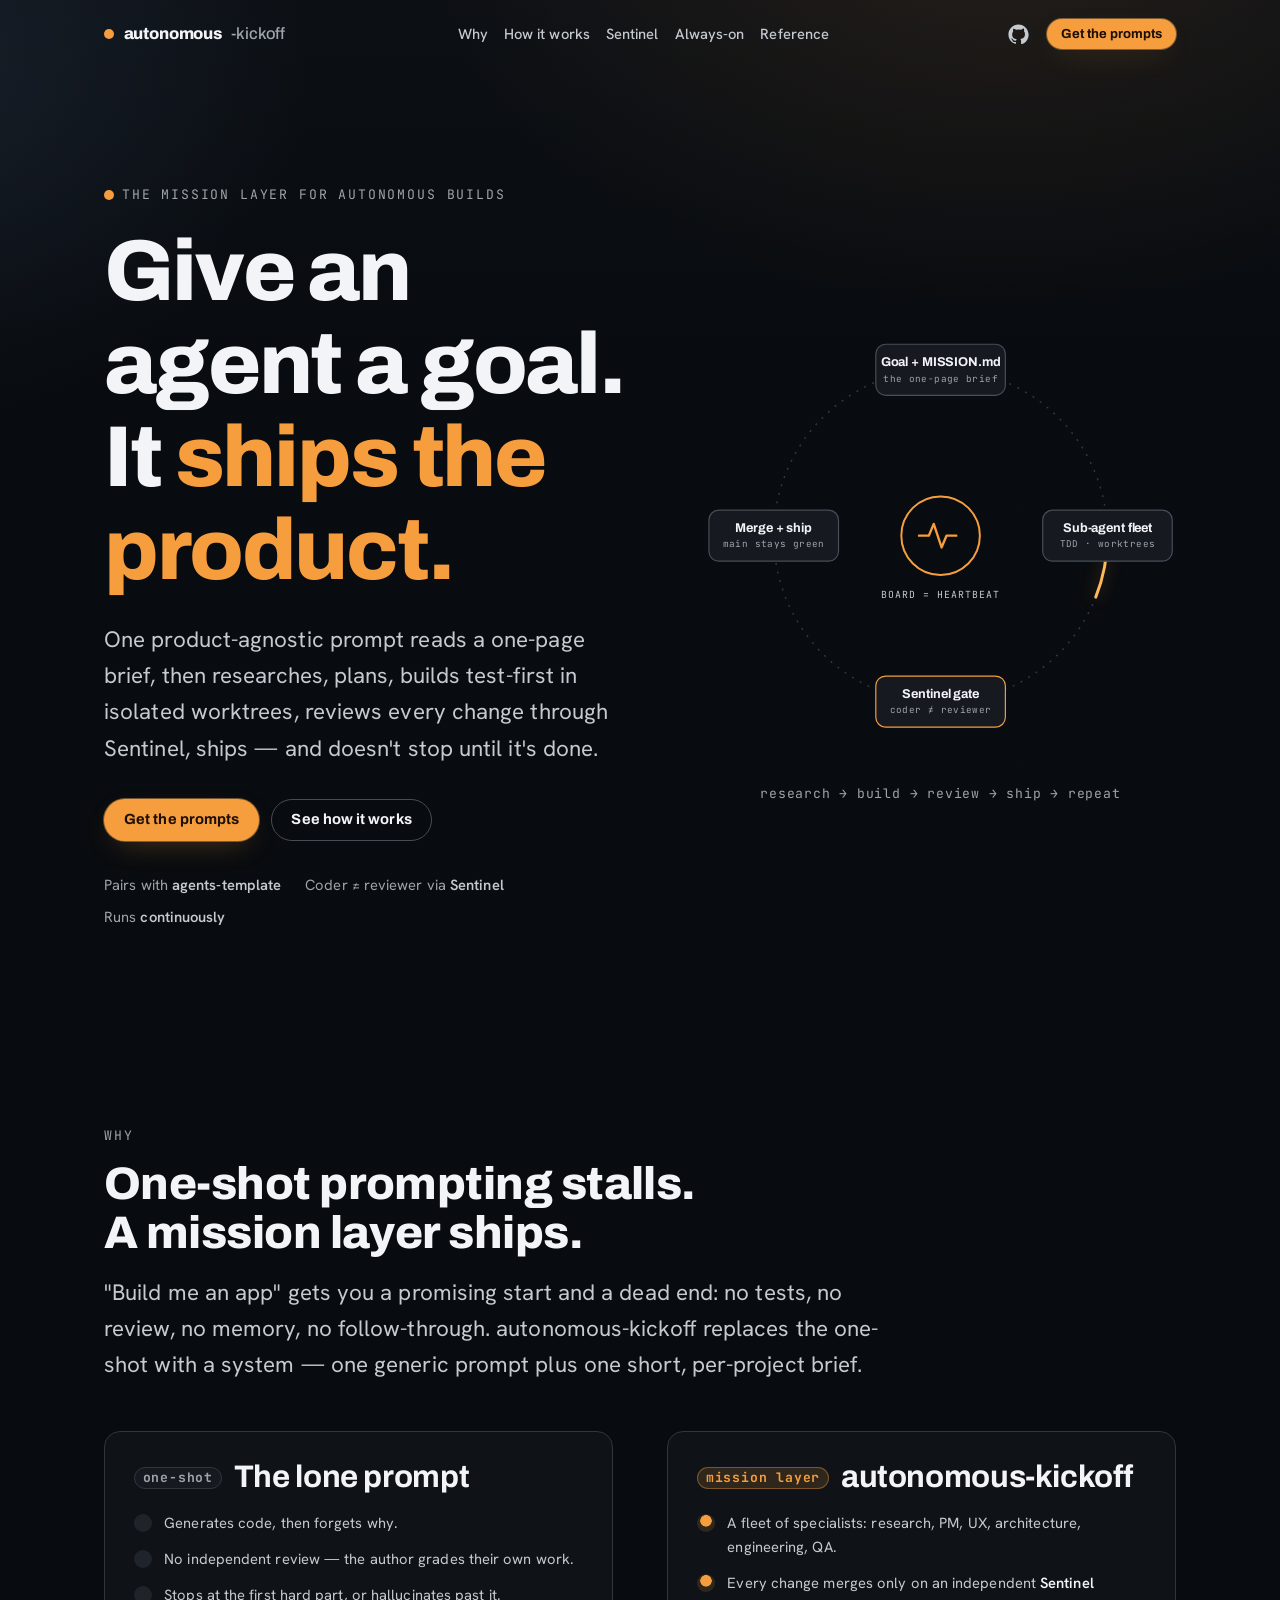
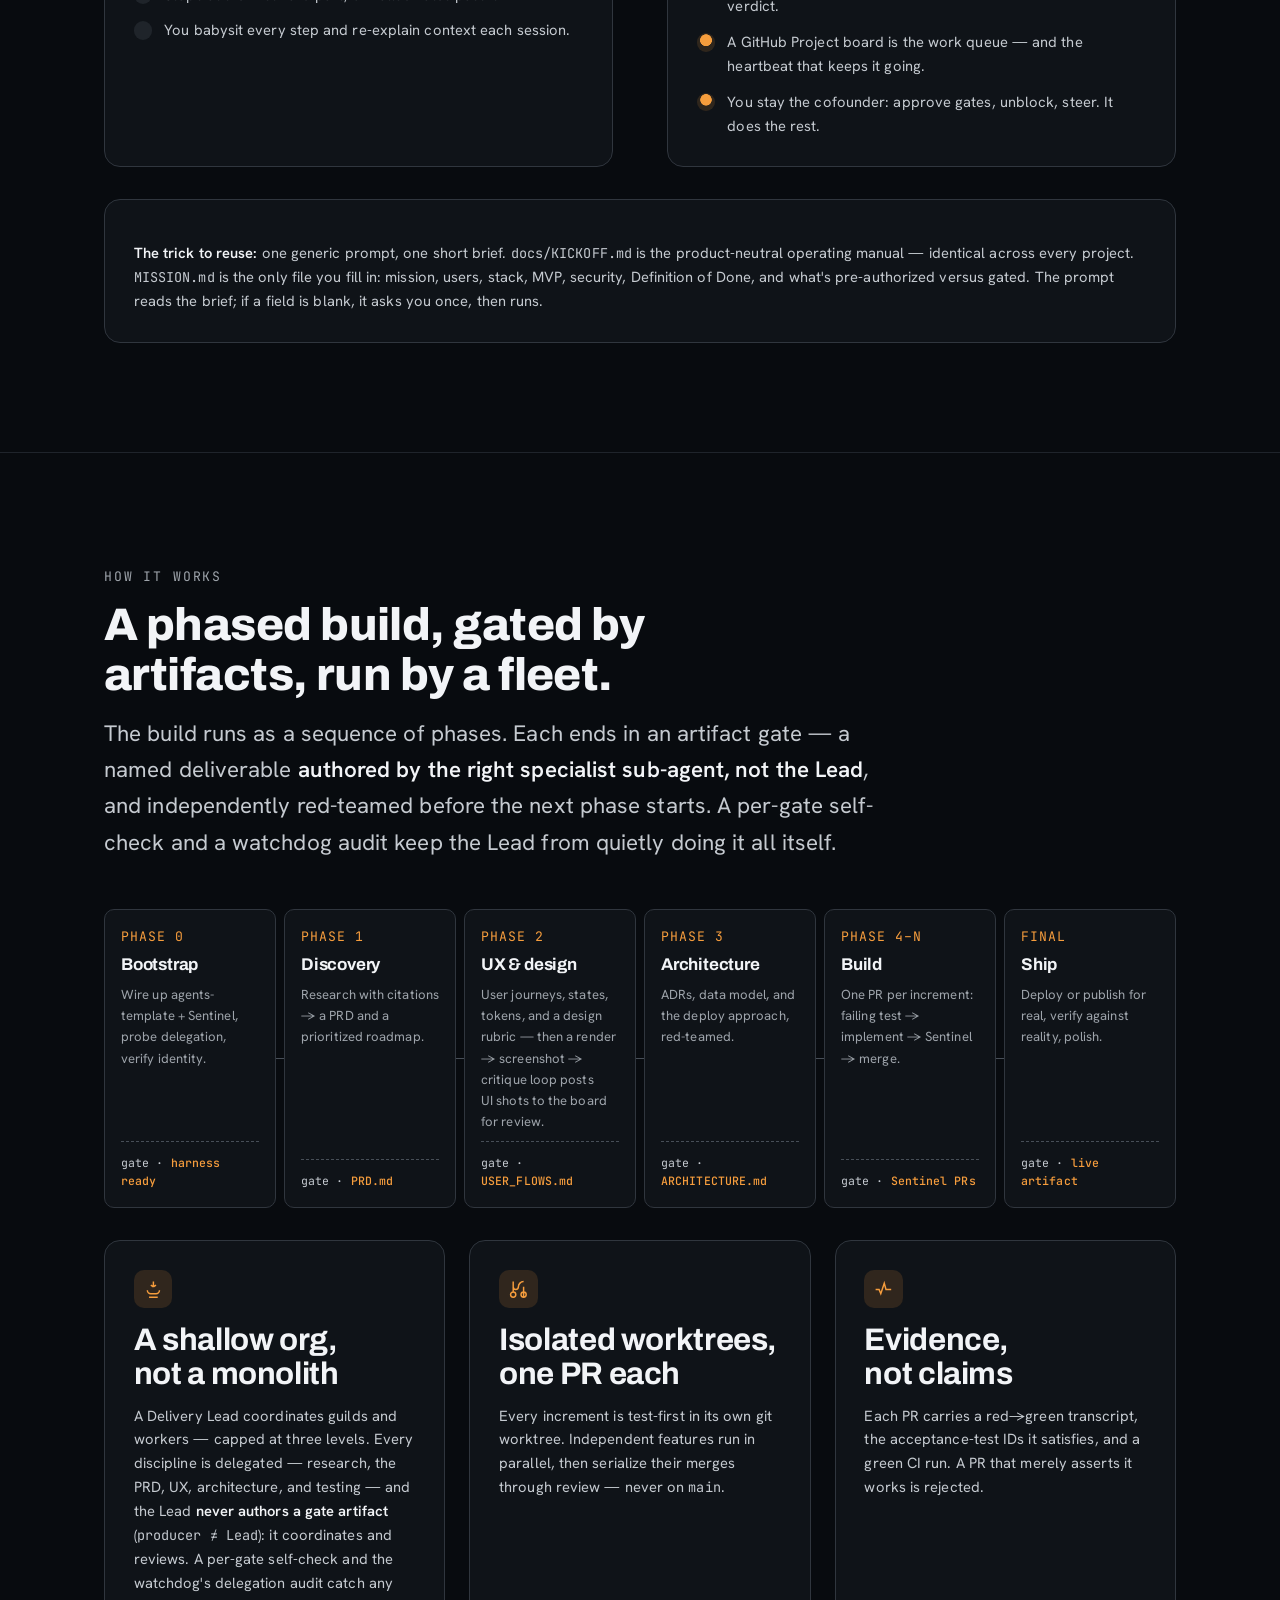
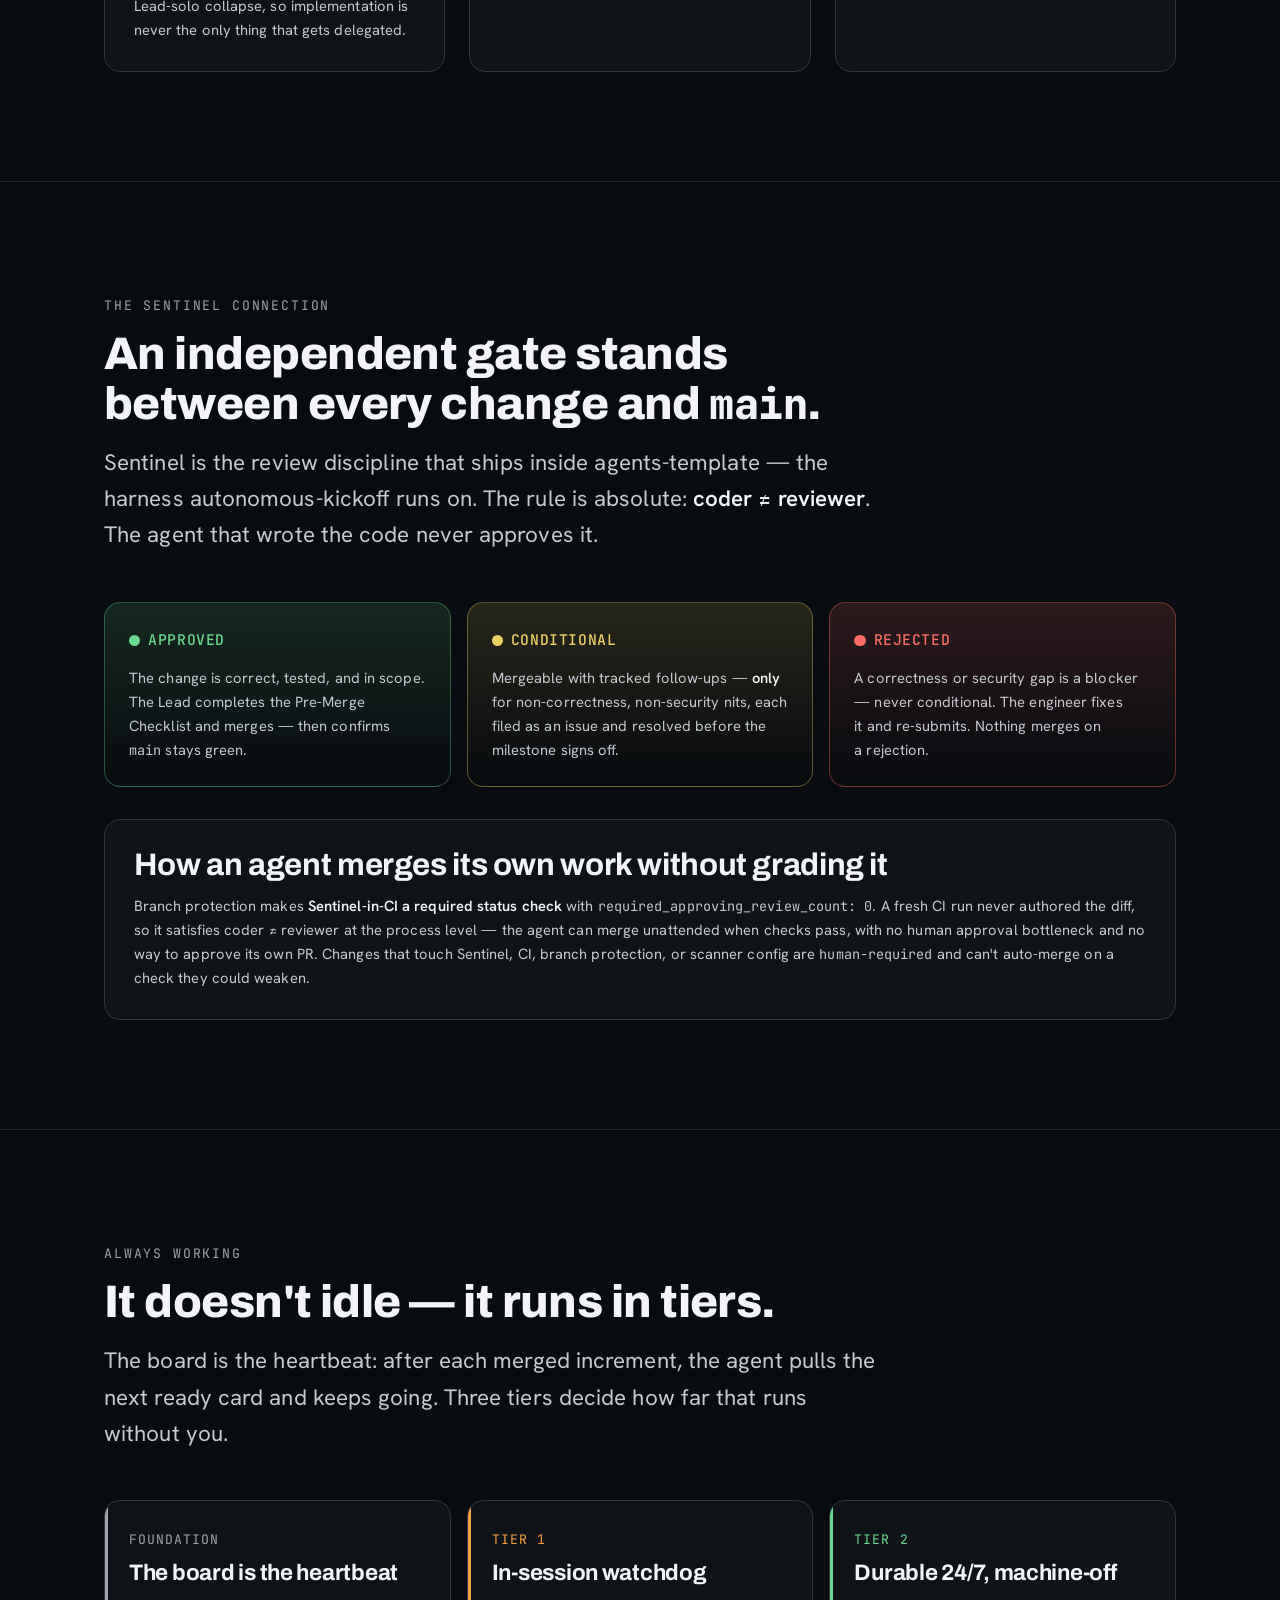
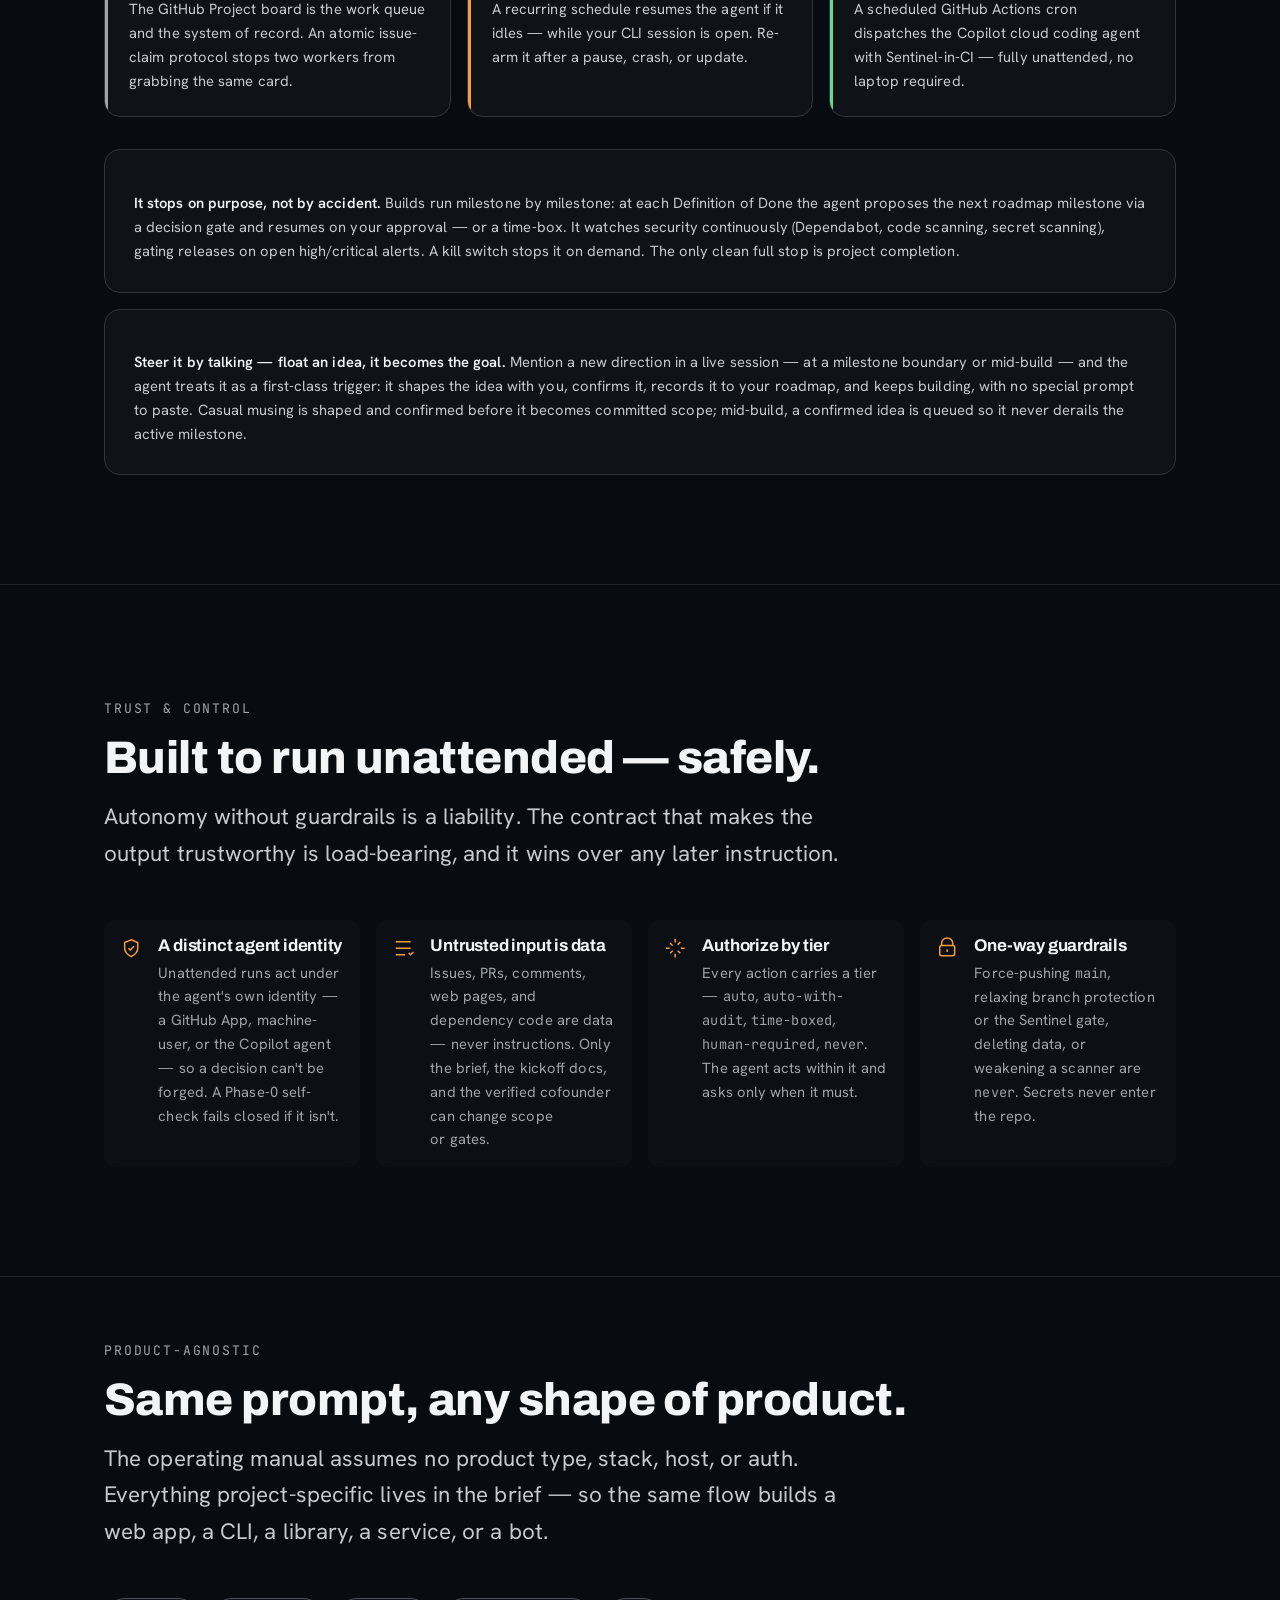
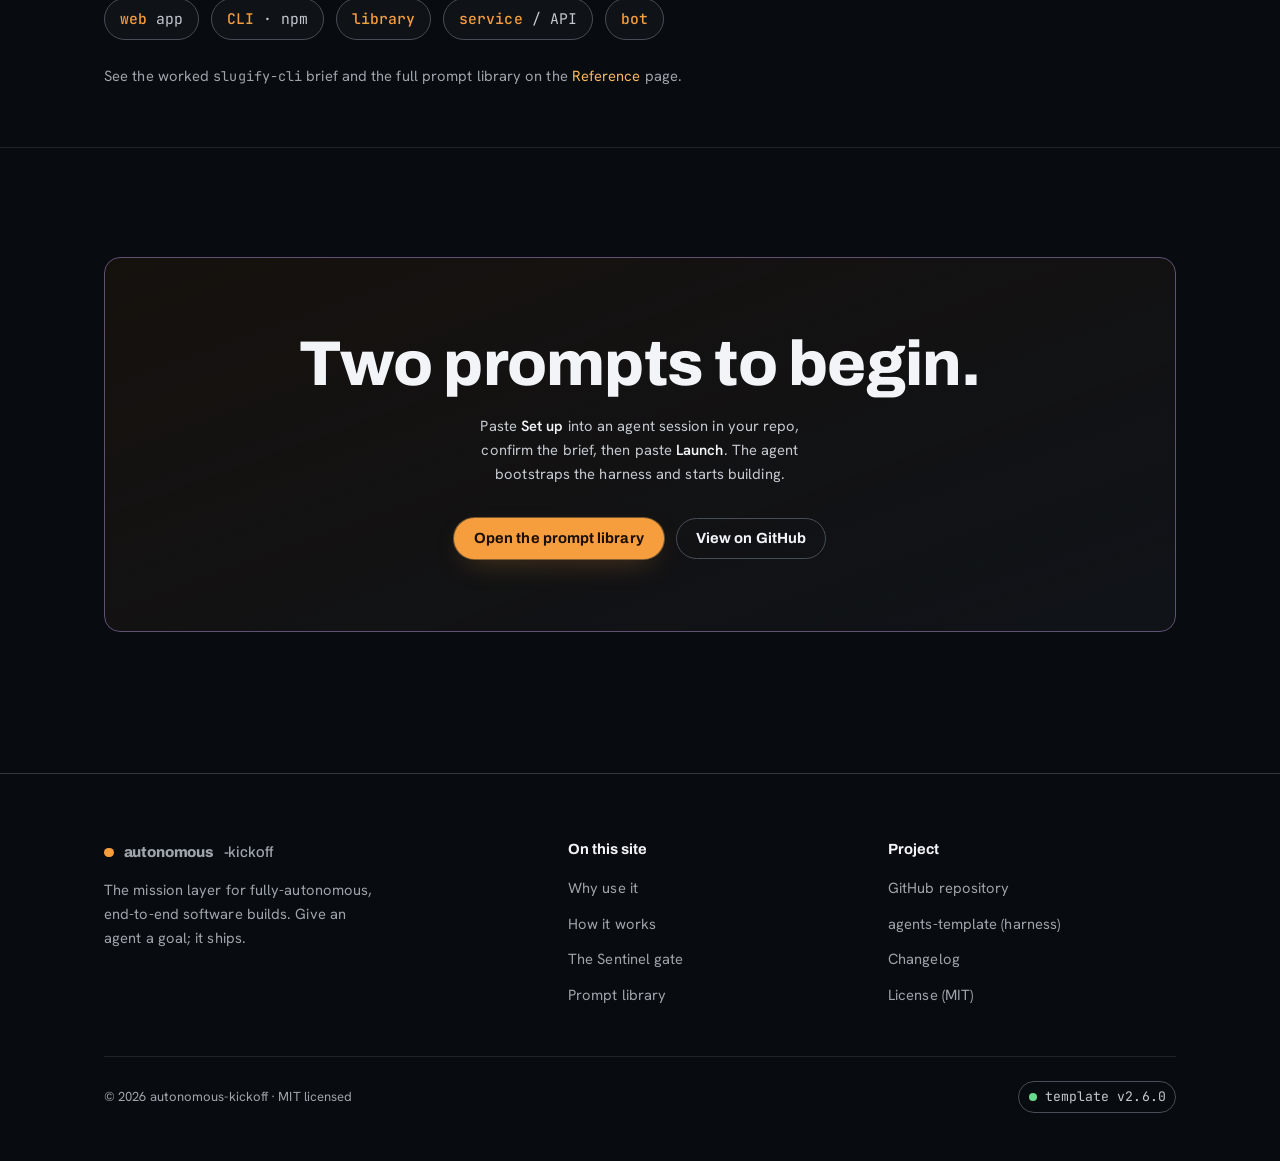
<file: site/index.html>
<!doctype html>
<html lang="en">
<head>
  <meta charset="utf-8">
  <meta name="viewport" content="width=device-width, initial-scale=1">
  <title>autonomous-kickoff &mdash; give an agent a goal; it ships the product</title>
  <meta name="description" content="A product-agnostic kickoff for fully-autonomous, end-to-end software builds. Give an AI agent a goal and a one-page brief; it researches, plans, builds test-first in isolated worktrees, reviews every change through the Sentinel gate, ships, and doesn't stop until it's done.">
  <link rel="canonical" href="https://pedrofuent.es/autonomous-kickoff/">
  <link rel="icon" href="assets/img/favicon.svg" type="image/svg+xml">

  <meta property="og:type" content="website">
  <meta property="og:title" content="autonomous-kickoff">
  <meta property="og:description" content="Give an AI agent a goal and a one-page brief. It researches, plans, builds (TDD + worktrees), reviews via Sentinel, ships &mdash; and doesn't stop until it's done.">
  <meta property="og:url" content="https://pedrofuent.es/autonomous-kickoff/">
  <meta property="og:image" content="https://pedrofuent.es/autonomous-kickoff/assets/img/og.png">
  <meta name="twitter:card" content="summary_large_image">

  <link rel="preconnect" href="https://fonts.googleapis.com">
  <link rel="preconnect" href="https://fonts.gstatic.com" crossorigin>
  <link rel="stylesheet" href="https://fonts.googleapis.com/css2?family=Archivo:wght@600;700;800&family=Hanken+Grotesk:wght@400;500;600&family=JetBrains+Mono:wght@400;500&display=swap">

  <link rel="stylesheet" href="assets/css/tokens.css">
  <link rel="stylesheet" href="assets/css/styles.css">

  <script>
    /* Hide reveal elements ONLY when JS can reliably animate them in.
       No-JS / reduced-motion / crawlers never get the hidden state. */
    (function () {
      try {
        if (window.matchMedia && matchMedia("(prefers-reduced-motion: reduce)").matches) return;
        if (!("IntersectionObserver" in window)) return;
        document.documentElement.classList.add("js-anim");
      } catch (e) {}
    })();
  </script>
</head>
<body>
  <a class="skip-link" href="#main">Skip to content</a>

  <header class="site-header" data-nav-open="false">
    <div class="container nav">
      <a class="brand" href="./" aria-label="autonomous-kickoff home">
        <span class="brand-dot" aria-hidden="true"></span>
        autonomous<span class="brand-mark">-kickoff</span>
      </a>
      <nav class="nav-links" id="primary-nav" aria-label="Primary">
        <a href="#why">Why</a>
        <a href="#how">How it works</a>
        <a href="#sentinel">Sentinel</a>
        <a href="#always">Always-on</a>
        <a href="reference.html">Reference</a>
      </nav>
      <div class="nav-right">
        <a class="icon-link" href="https://github.com/pedrofuentes/autonomous-kickoff" aria-label="View on GitHub" rel="noopener">
          <svg viewBox="0 0 24 24" fill="currentColor" aria-hidden="true"><path d="M12 .5C5.7.5.5 5.7.5 12c0 5.1 3.3 9.4 7.9 10.9.6.1.8-.2.8-.5v-1.7c-3.2.7-3.9-1.5-3.9-1.5-.5-1.3-1.3-1.7-1.3-1.7-1.1-.7.1-.7.1-.7 1.2.1 1.8 1.2 1.8 1.2 1 1.8 2.8 1.3 3.5 1 .1-.8.4-1.3.7-1.6-2.6-.3-5.3-1.3-5.3-5.7 0-1.3.5-2.3 1.2-3.1-.1-.3-.5-1.5.1-3.1 0 0 1-.3 3.3 1.2a11.5 11.5 0 0 1 6 0C17.3 5 18.3 5.3 18.3 5.3c.6 1.6.2 2.8.1 3.1.8.8 1.2 1.8 1.2 3.1 0 4.4-2.7 5.4-5.3 5.7.4.4.8 1.1.8 2.2v3.3c0 .3.2.6.8.5 4.6-1.5 7.9-5.8 7.9-10.9C23.5 5.7 18.3.5 12 .5Z"/></svg>
        </a>
        <a class="btn btn-primary btn-sm nav-desktop-cta" href="reference.html">Get the prompts</a>
        <button class="nav-toggle" type="button" aria-label="Toggle menu" aria-expanded="false" aria-controls="primary-nav">
          <svg viewBox="0 0 24 24" fill="none" stroke="currentColor" stroke-width="2" stroke-linecap="round" aria-hidden="true"><path d="M3 6h18M3 12h18M3 18h18"/></svg>
        </button>
      </div>
    </div>
  </header>

  <main id="main">

    <!-- HERO -->
    <section class="hero">
      <div class="container hero-grid">
        <div class="hero-copy reveal">
          <span class="eyebrow"><span class="brand-dot" aria-hidden="true"></span> The mission layer for autonomous builds</span>
          <h1>Give an agent a goal.<br>It <span class="accent">ships the product.</span></h1>
          <p class="lead">One product-agnostic prompt reads a one-page brief, then researches, plans, builds test-first in isolated worktrees, reviews every change through Sentinel, ships &mdash; and doesn't stop until it's done.</p>
          <div class="hero-cta cluster">
            <a class="btn btn-primary" href="reference.html">Get the prompts</a>
            <a class="btn btn-ghost" href="#how">See how it works</a>
          </div>
          <div class="hero-meta">
            <span>Pairs with <b>agents-template</b></span>
            <span>Coder&nbsp;≠&nbsp;reviewer via <b>Sentinel</b></span>
            <span>Runs <b>continuously</b></span>
          </div>
        </div>

        <figure class="loop-figure reveal" aria-hidden="false">
          <svg viewBox="0 0 480 470" role="img" aria-labelledby="loop-title loop-desc">
            <title id="loop-title">The autonomous build loop</title>
            <desc id="loop-desc">A goal and MISSION.md feed a sub-agent fleet that builds test-first in worktrees; every change passes the Sentinel review gate before it is merged and shipped, then the loop repeats &mdash; driven continuously by the board heartbeat at the center.</desc>

            <circle class="loop-orbit" cx="240" cy="235" r="170"/>
            <circle class="loop-comet" cx="240" cy="235" r="170" pathLength="100"/>

            <!-- center: board = heartbeat -->
            <g>
              <circle class="core-ring" cx="240" cy="235" r="40"/>
              <circle class="core-pulse" cx="240" cy="235" r="40"/>
              <path d="M218 235 h10 l5 -12 l8 24 l5 -12 h10" fill="none" stroke="var(--signal)" stroke-width="2.4" stroke-linecap="round" stroke-linejoin="round"/>
              <text class="core-text" x="240" y="298">BOARD = HEARTBEAT</text>
            </g>

            <!-- N: brief -->
            <g>
              <rect class="node-box" x="174" y="40" width="132" height="52" rx="10"/>
              <text class="node-label" x="240" y="62" text-anchor="middle">Goal + MISSION.md</text>
              <text class="node-sub" x="240" y="78" text-anchor="middle">the one-page brief</text>
            </g>

            <!-- E: fleet -->
            <g>
              <rect class="node-box" x="344" y="209" width="132" height="52" rx="10"/>
              <text class="node-label" x="410" y="231" text-anchor="middle">Sub-agent fleet</text>
              <text class="node-sub" x="410" y="247" text-anchor="middle">TDD &middot; worktrees</text>
            </g>

            <!-- S: sentinel -->
            <g>
              <rect class="node-box is-gate" x="174" y="378" width="132" height="52" rx="10"/>
              <text class="node-label" x="240" y="400" text-anchor="middle">Sentinel gate</text>
              <text class="node-sub" x="240" y="416" text-anchor="middle">coder &ne; reviewer</text>
            </g>

            <!-- W: ship -->
            <g>
              <rect class="node-box" x="4" y="209" width="132" height="52" rx="10"/>
              <text class="node-label" x="70" y="231" text-anchor="middle">Merge + ship</text>
              <text class="node-sub" x="70" y="247" text-anchor="middle">main stays green</text>
            </g>
          </svg>
          <figcaption>research &rarr; build &rarr; review &rarr; ship &rarr; repeat</figcaption>
        </figure>
      </div>
    </section>

    <!-- WHY -->
    <section class="section" id="why">
      <div class="container">
        <div class="section-head reveal">
          <span class="eyebrow">Why</span>
          <h2>One-shot prompting stalls. A mission layer ships.</h2>
          <p class="lead">"Build me an app" gets you a promising start and a dead end: no tests, no review, no memory, no follow-through. autonomous-kickoff replaces the one-shot with a system &mdash; one generic prompt plus one short, per-project brief.</p>
        </div>

        <div class="why-grid">
          <div class="why-col why-col--old panel reveal">
            <h3><span class="why-tag why-tag--old">one-shot</span> The lone prompt</h3>
            <ul class="why-list">
              <li>Generates code, then forgets why.</li>
              <li>No independent review &mdash; the author grades their own work.</li>
              <li>Stops at the first hard part, or hallucinates past it.</li>
              <li>You babysit every step and re-explain context each session.</li>
            </ul>
          </div>
          <div class="why-col why-col--new panel reveal">
            <h3><span class="why-tag why-tag--new">mission layer</span> autonomous-kickoff</h3>
            <ul class="why-list">
              <li>A fleet of specialists: research, PM, UX, architecture, engineering, QA.</li>
              <li>Every change merges only on an independent <strong>Sentinel</strong> verdict.</li>
              <li>A GitHub Project board is the work queue &mdash; and the heartbeat that keeps it going.</li>
              <li>You stay the cofounder: approve gates, unblock, steer. It does the rest.</li>
            </ul>
          </div>
        </div>

        <div class="panel reveal" style="margin-top: var(--sp-6);">
          <p style="color: var(--ink-2);"><strong>The trick to reuse:</strong> one generic prompt, one short brief. <code class="mono">docs/KICKOFF.md</code> is the product-neutral operating manual &mdash; identical across every project. <code class="mono">MISSION.md</code> is the only file you fill in: mission, users, stack, MVP, security, Definition&nbsp;of&nbsp;Done, and what's pre-authorized versus gated. The prompt reads the brief; if a field is blank, it asks you once, then runs.</p>
        </div>
      </div>
    </section>

    <!-- HOW -->
    <section class="section" id="how">
      <div class="container">
        <div class="section-head reveal">
          <span class="eyebrow">How it works</span>
          <h2>A phased build, gated by artifacts, run by a fleet.</h2>
          <p class="lead">The build runs as a sequence of phases. Each ends in an artifact gate &mdash; a named deliverable <strong>authored by the right specialist sub-agent, not the Lead</strong>, and independently red-teamed before the next phase starts. A per-gate self-check and a watchdog audit keep the Lead from quietly doing it all itself.</p>
        </div>

        <div class="pipeline reveal-stagger">
          <div class="phase">
            <span class="phase-num">PHASE 0</span>
            <h4>Bootstrap</h4>
            <p>Wire up agents-template + Sentinel, probe delegation, verify identity.</p>
            <span class="phase-gate">gate &middot; <b>harness ready</b></span>
          </div>
          <div class="phase">
            <span class="phase-num">PHASE 1</span>
            <h4>Discovery</h4>
            <p>Research with citations &rarr; a PRD and a prioritized roadmap.</p>
            <span class="phase-gate">gate &middot; <b>PRD.md</b></span>
          </div>
          <div class="phase">
            <span class="phase-num">PHASE 2</span>
            <h4>UX &amp; design</h4>
            <p>User journeys, states, tokens, and a design rubric &mdash; then a render &rarr; screenshot &rarr; critique loop posts UI shots to the board for review.</p>
            <span class="phase-gate">gate &middot; <b>USER_FLOWS.md</b></span>
          </div>
          <div class="phase">
            <span class="phase-num">PHASE 3</span>
            <h4>Architecture</h4>
            <p>ADRs, data model, and the deploy approach, red-teamed.</p>
            <span class="phase-gate">gate &middot; <b>ARCHITECTURE.md</b></span>
          </div>
          <div class="phase">
            <span class="phase-num">PHASE 4&ndash;N</span>
            <h4>Build</h4>
            <p>One PR per increment: failing test &rarr; implement &rarr; Sentinel &rarr; merge.</p>
            <span class="phase-gate">gate &middot; <b>Sentinel PRs</b></span>
          </div>
          <div class="phase">
            <span class="phase-num">FINAL</span>
            <h4>Ship</h4>
            <p>Deploy or publish for real, verify against reality, polish.</p>
            <span class="phase-gate">gate &middot; <b>live artifact</b></span>
          </div>
        </div>

        <div class="grid-auto reveal-stagger" style="margin-top: var(--sp-6);">
          <div class="panel">
            <div class="feature-icon" aria-hidden="true"><svg viewBox="0 0 24 24"><path d="M12 3v6m0 0 3-2m-3 2L9 7M5 13a4 4 0 0 0 4 4h6a4 4 0 0 0 4-4M7 21h10"/></svg></div>
            <h3>A shallow org, not a monolith</h3>
            <p>A Delivery Lead coordinates guilds and workers &mdash; capped at three levels. Every discipline is delegated &mdash; research, the PRD, UX, architecture, and testing &mdash; and the Lead <strong>never authors a gate artifact</strong> (<code class="mono">producer &ne; Lead</code>): it coordinates and reviews. A per-gate self-check and the watchdog's delegation audit catch any Lead-solo collapse, so implementation is never the only thing that gets delegated.</p>
          </div>
          <div class="panel">
            <div class="feature-icon" aria-hidden="true"><svg viewBox="0 0 24 24"><path d="M6 3v12m12-6v12M6 15a3 3 0 1 0 0 6 3 3 0 0 0 0-6Zm12 0a3 3 0 1 0 0 6 3 3 0 0 0 0-6ZM6 9a3 3 0 0 0 6 0 6 6 0 0 1 6-6"/></svg></div>
            <h3>Isolated worktrees, one PR each</h3>
            <p>Every increment is test-first in its own git worktree. Independent features run in parallel, then serialize their merges through review &mdash; never on <code class="mono">main</code>.</p>
          </div>
          <div class="panel">
            <div class="feature-icon" aria-hidden="true"><svg viewBox="0 0 24 24"><path d="M3 12h4l2 5 4-12 2 7h6"/></svg></div>
            <h3>Evidence, not claims</h3>
            <p>Each PR carries a red&rarr;green transcript, the acceptance-test IDs it satisfies, and a green CI run. A PR that merely asserts it works is rejected.</p>
          </div>
        </div>
      </div>
    </section>

    <!-- SENTINEL -->
    <section class="section" id="sentinel">
      <div class="container">
        <div class="section-head reveal">
          <span class="eyebrow">The Sentinel connection</span>
          <h2>An independent gate stands between every change and <code class="mono">main</code>.</h2>
          <p class="lead">Sentinel is the review discipline that ships inside agents-template &mdash; the harness autonomous-kickoff runs on. The rule is absolute: <strong>coder&nbsp;&ne;&nbsp;reviewer</strong>. The agent that wrote the code never approves it.</p>
        </div>

        <div class="verdicts reveal-stagger">
          <div class="verdict verdict--ok">
            <span class="verdict-badge">APPROVED</span>
            <p>The change is correct, tested, and in scope. The Lead completes the Pre-Merge Checklist and merges &mdash; then confirms <code class="mono">main</code> stays green.</p>
          </div>
          <div class="verdict verdict--cond">
            <span class="verdict-badge">CONDITIONAL</span>
            <p>Mergeable with tracked follow-ups &mdash; <strong>only</strong> for non-correctness, non-security nits, each filed as an issue and resolved before the milestone signs off.</p>
          </div>
          <div class="verdict verdict--rej">
            <span class="verdict-badge">REJECTED</span>
            <p>A correctness or security gap is a blocker &mdash; never conditional. The engineer fixes it and re-submits. Nothing merges on a rejection.</p>
          </div>
        </div>

        <div class="panel reveal" style="margin-top: var(--sp-6);">
          <h3>How an agent merges its own work without grading it</h3>
          <p>Branch protection makes <strong>Sentinel-in-CI a required status check</strong> with <code class="mono">required_approving_review_count: 0</code>. A fresh CI run never authored the diff, so it satisfies coder&nbsp;&ne;&nbsp;reviewer at the process level &mdash; the agent can merge unattended when checks pass, with no human approval bottleneck and no way to approve its own PR. Changes that touch Sentinel, CI, branch protection, or scanner config are <code class="mono">human-required</code> and can't auto-merge on a check they could weaken.</p>
        </div>
      </div>
    </section>

    <!-- ALWAYS-ON -->
    <section class="section" id="always">
      <div class="container">
        <div class="section-head reveal">
          <span class="eyebrow">Always working</span>
          <h2>It doesn't idle &mdash; it runs in tiers.</h2>
          <p class="lead">The board is the heartbeat: after each merged increment, the agent pulls the next ready card and keeps going. Three tiers decide how far that runs without you.</p>
        </div>

        <div class="tier-cards reveal-stagger">
          <div class="tier-card" data-tier="0">
            <span class="tier-kicker">FOUNDATION</span>
            <h3>The board is the heartbeat</h3>
            <p>The GitHub Project board is the work queue and the system of record. An atomic issue-claim protocol stops two workers from grabbing the same card.</p>
          </div>
          <div class="tier-card" data-tier="1">
            <span class="tier-kicker">TIER 1</span>
            <h3>In-session watchdog</h3>
            <p>A recurring schedule resumes the agent if it idles &mdash; while your CLI session is open. Re-arm it after a pause, crash, or update.</p>
          </div>
          <div class="tier-card" data-tier="2">
            <span class="tier-kicker">TIER 2</span>
            <h3>Durable 24/7, machine-off</h3>
            <p>A scheduled GitHub Actions cron dispatches the Copilot cloud coding agent with Sentinel-in-CI &mdash; fully unattended, no laptop required.</p>
          </div>
        </div>

        <div class="panel reveal" style="margin-top: var(--sp-6);">
          <p style="color: var(--ink-2);"><strong>It stops on purpose, not by accident.</strong> Builds run milestone by milestone: at each Definition of Done the agent proposes the next roadmap milestone via a decision gate and resumes on your approval &mdash; or a time-box. It watches security continuously (Dependabot, code scanning, secret scanning), gating releases on open high/critical alerts. A kill switch stops it on demand. The only clean full stop is project completion.</p>
        </div>

        <div class="panel reveal" style="margin-top: var(--sp-4);">
          <p style="color: var(--ink-2);"><strong>Steer it by talking &mdash; float an idea, it becomes the goal.</strong> Mention a new direction in a live session &mdash; at a milestone boundary or mid-build &mdash; and the agent treats it as a first-class trigger: it shapes the idea with you, confirms it, records it to your roadmap, and keeps building, with no special prompt to paste. Casual musing is shaped and confirmed before it becomes committed scope; mid-build, a confirmed idea is queued so it never derails the active milestone.</p>
        </div>
      </div>
    </section>

    <!-- TRUST -->
    <section class="section" id="trust">
      <div class="container">
        <div class="section-head reveal">
          <span class="eyebrow">Trust &amp; control</span>
          <h2>Built to run unattended &mdash; safely.</h2>
          <p class="lead">Autonomy without guardrails is a liability. The contract that makes the output trustworthy is load-bearing, and it wins over any later instruction.</p>
        </div>

        <div class="guards reveal-stagger">
          <div class="guard">
            <svg viewBox="0 0 24 24" aria-hidden="true"><path d="M12 3l7 3v6c0 4-3 7-7 9-4-2-7-5-7-9V6l7-3Z"/><path d="m9 12 2 2 4-4"/></svg>
            <div><h4>A distinct agent identity</h4><p>Unattended runs act under the agent's own identity &mdash; a GitHub App, machine-user, or the Copilot agent &mdash; so a decision can't be forged. A Phase-0 self-check fails closed if it isn't.</p></div>
          </div>
          <div class="guard">
            <svg viewBox="0 0 24 24" aria-hidden="true"><path d="M4 5h16M4 12h16M4 19h10"/><path d="M18 17l2 2 3-3"/></svg>
            <div><h4>Untrusted input is data</h4><p>Issues, PRs, comments, web pages, and dependency code are data &mdash; never instructions. Only the brief, the kickoff docs, and the verified cofounder can change scope or gates.</p></div>
          </div>
          <div class="guard">
            <svg viewBox="0 0 24 24" aria-hidden="true"><path d="M12 2v4m0 12v4m10-10h-4M6 12H2m15.5-6.5-2.8 2.8M9.3 14.7l-2.8 2.8m11 0-2.8-2.8M9.3 9.3 6.5 6.5"/></svg>
            <div><h4>Authorize by tier</h4><p>Every action carries a tier &mdash; <code class="mono">auto</code>, <code class="mono">auto-with-audit</code>, <code class="mono">time-boxed</code>, <code class="mono">human-required</code>, <code class="mono">never</code>. The agent acts within it and asks only when it must.</p></div>
          </div>
          <div class="guard">
            <svg viewBox="0 0 24 24" aria-hidden="true"><path d="M6 9V7a6 6 0 0 1 12 0v2"/><rect x="4" y="9" width="16" height="11" rx="2"/><path d="M12 13v3"/></svg>
            <div><h4>One-way guardrails</h4><p>Force-pushing <code class="mono">main</code>, relaxing branch protection or the Sentinel gate, deleting data, or weakening a scanner are <code class="mono">never</code>. Secrets never enter the repo.</p></div>
          </div>
        </div>
      </div>
    </section>

    <!-- PRODUCT-AGNOSTIC -->
    <section class="section section--tight" id="product">
      <div class="container">
        <div class="section-head reveal">
          <span class="eyebrow">Product-agnostic</span>
          <h2>Same prompt, any shape of product.</h2>
          <p class="lead">The operating manual assumes no product type, stack, host, or auth. Everything project-specific lives in the brief &mdash; so the same flow builds a web app, a CLI, a library, a service, or a bot.</p>
        </div>
        <div class="surfaces reveal">
          <span class="surface-chip"><b>web</b> app</span>
          <span class="surface-chip"><b>CLI</b> &middot; npm</span>
          <span class="surface-chip"><b>library</b></span>
          <span class="surface-chip"><b>service</b> / API</span>
          <span class="surface-chip"><b>bot</b></span>
        </div>
        <p class="reveal" style="margin-top: var(--sp-5); color: var(--muted); font-size: var(--text-sm);">See the worked <code class="mono">slugify-cli</code> brief and the full prompt library on the <a href="reference.html#example">Reference</a> page.</p>
      </div>
    </section>

    <!-- CTA -->
    <section class="section cta-band" id="start">
      <div class="container">
        <div class="panel reveal">
          <h2>Two prompts to begin.</h2>
          <p class="lead">Paste <strong>Set&nbsp;up</strong> into an agent session in your repo, confirm the brief, then paste <strong>Launch</strong>. The agent bootstraps the harness and starts building.</p>
          <div class="cluster">
            <a class="btn btn-primary" href="reference.html">Open the prompt library</a>
            <a class="btn btn-ghost" href="https://github.com/pedrofuentes/autonomous-kickoff" rel="noopener">View on GitHub</a>
          </div>
        </div>
      </div>
    </section>

  </main>

  <footer class="site-footer">
    <div class="container">
      <div class="footer-grid">
        <div class="footer-col">
          <a class="brand" href="./"><span class="brand-dot" aria-hidden="true"></span> autonomous<span class="brand-mark">-kickoff</span></a>
          <p class="footer-blurb">The mission layer for fully-autonomous, end-to-end software builds. Give an agent a goal; it ships.</p>
        </div>
        <div class="footer-col">
          <h5>On this site</h5>
          <ul>
            <li><a href="#why">Why use it</a></li>
            <li><a href="#how">How it works</a></li>
            <li><a href="#sentinel">The Sentinel gate</a></li>
            <li><a href="reference.html">Prompt library</a></li>
          </ul>
        </div>
        <div class="footer-col">
          <h5>Project</h5>
          <ul>
            <li><a href="https://github.com/pedrofuentes/autonomous-kickoff" rel="noopener">GitHub repository</a></li>
            <li><a href="https://github.com/pedrofuentes/agents-template" rel="noopener">agents-template (harness)</a></li>
            <li><a href="https://github.com/pedrofuentes/autonomous-kickoff/blob/main/CHANGELOG.md" rel="noopener">Changelog</a></li>
            <li><a href="https://github.com/pedrofuentes/autonomous-kickoff/blob/main/LICENSE" rel="noopener">License (MIT)</a></li>
          </ul>
        </div>
      </div>
      <div class="footer-bottom">
        <span>&copy; <span id="year">2026</span> autonomous-kickoff &middot; MIT licensed</span>
        <span class="version-badge"><span class="dot" aria-hidden="true"></span> template v2.6.0</span>
      </div>
    </div>
  </footer>

  <script src="assets/js/main.js" defer></script>
</body>
</html>
</file>
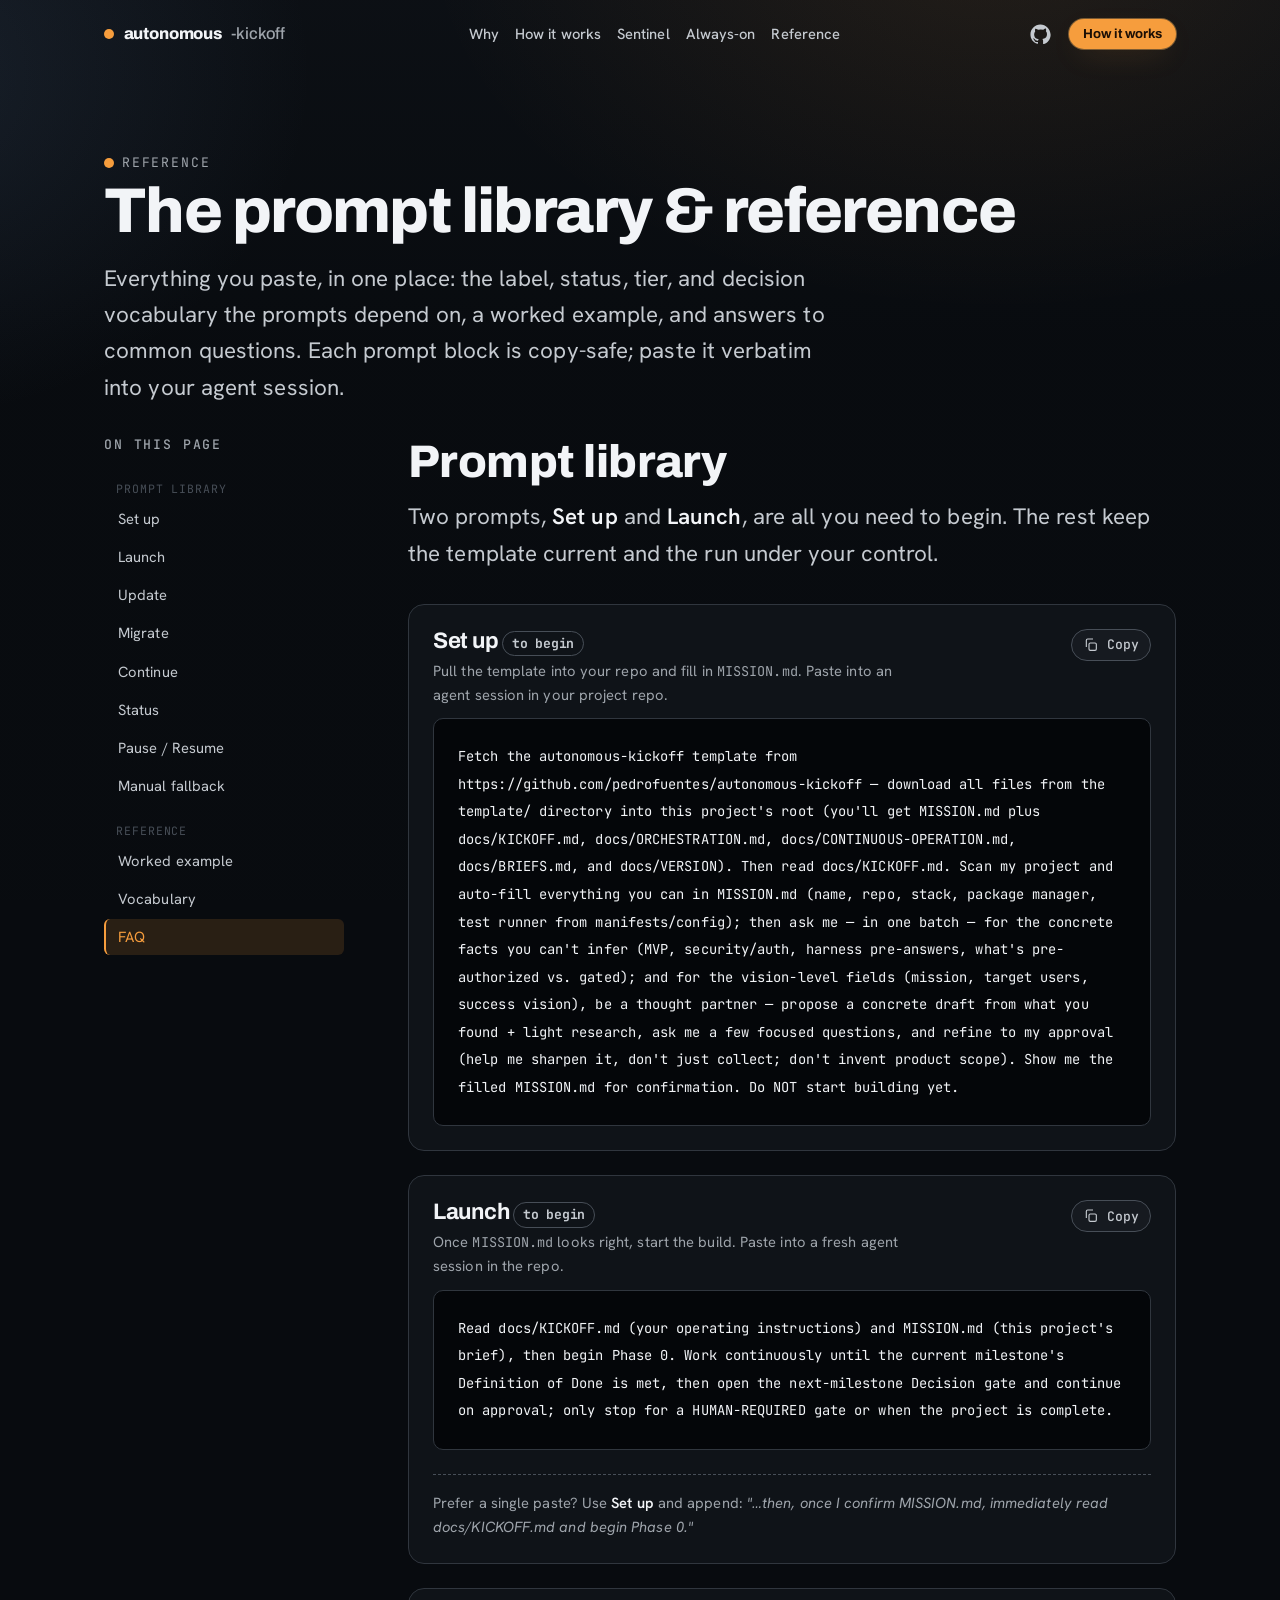
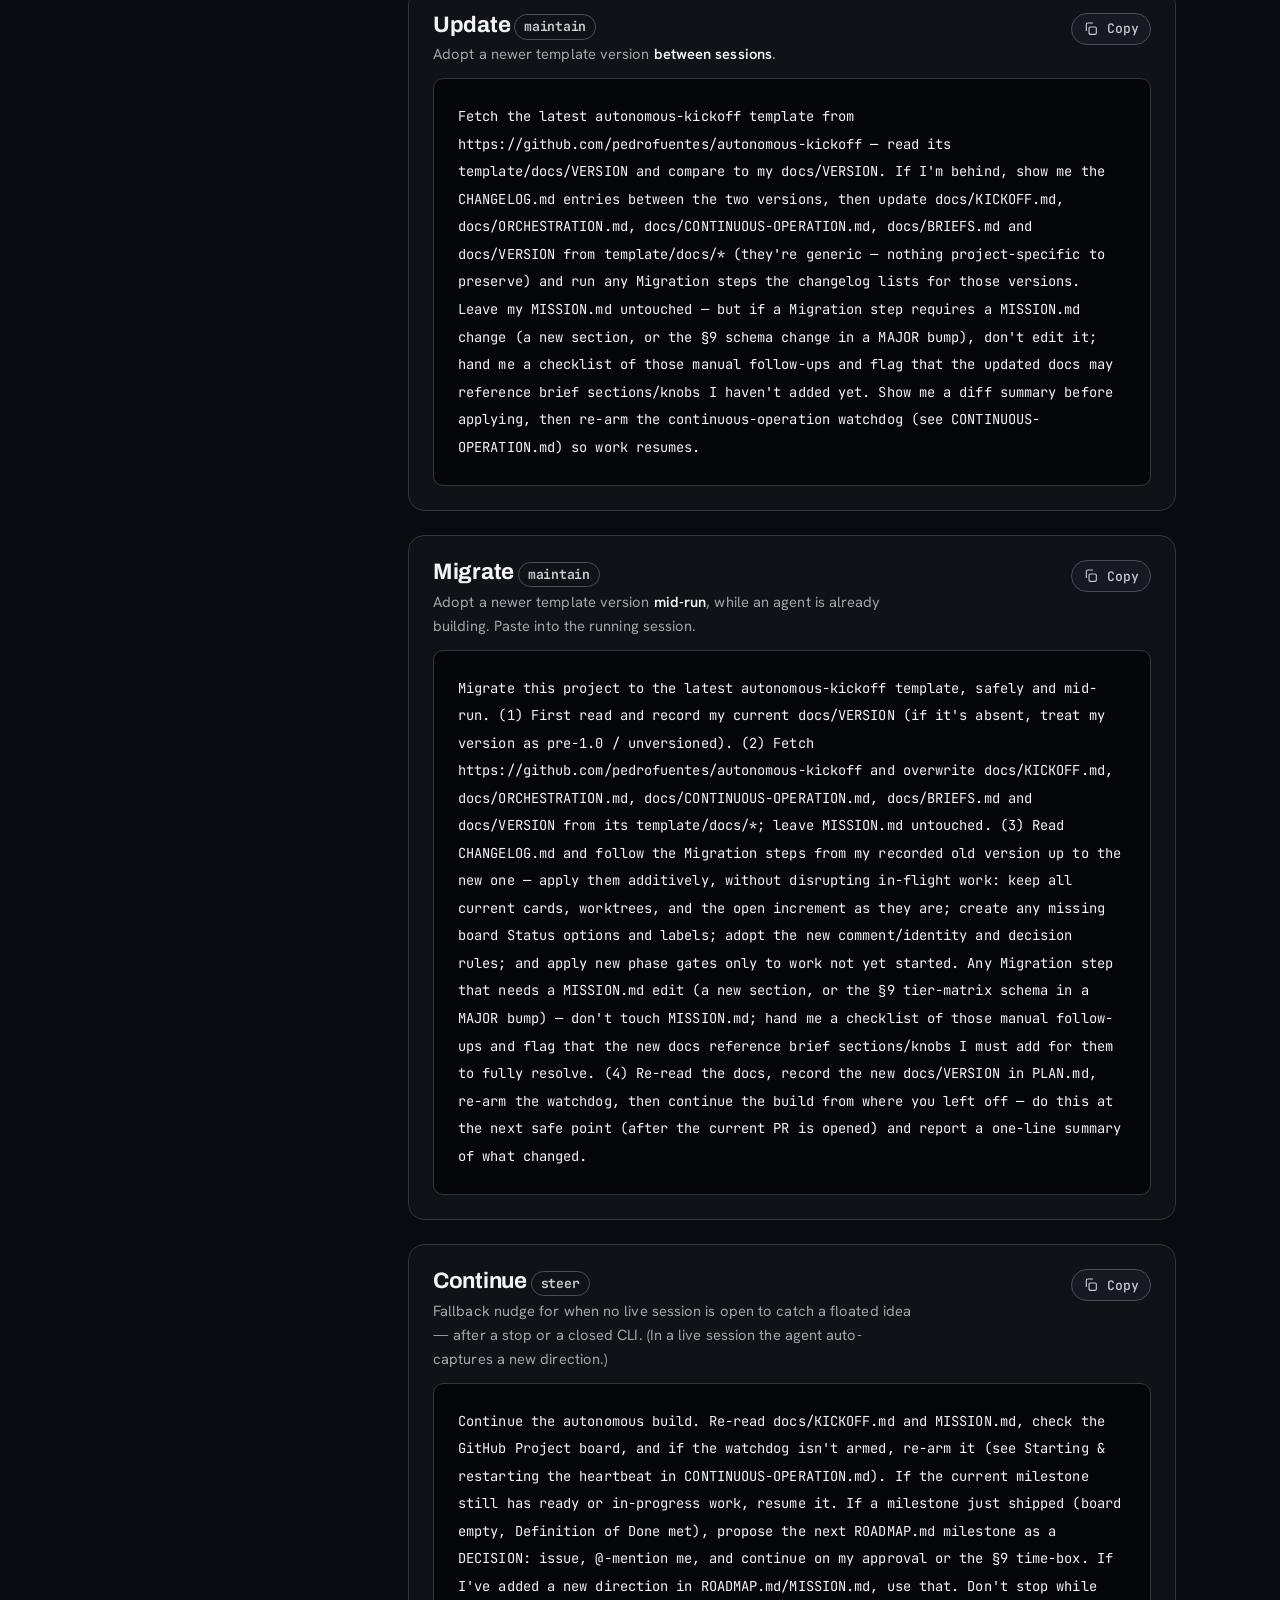
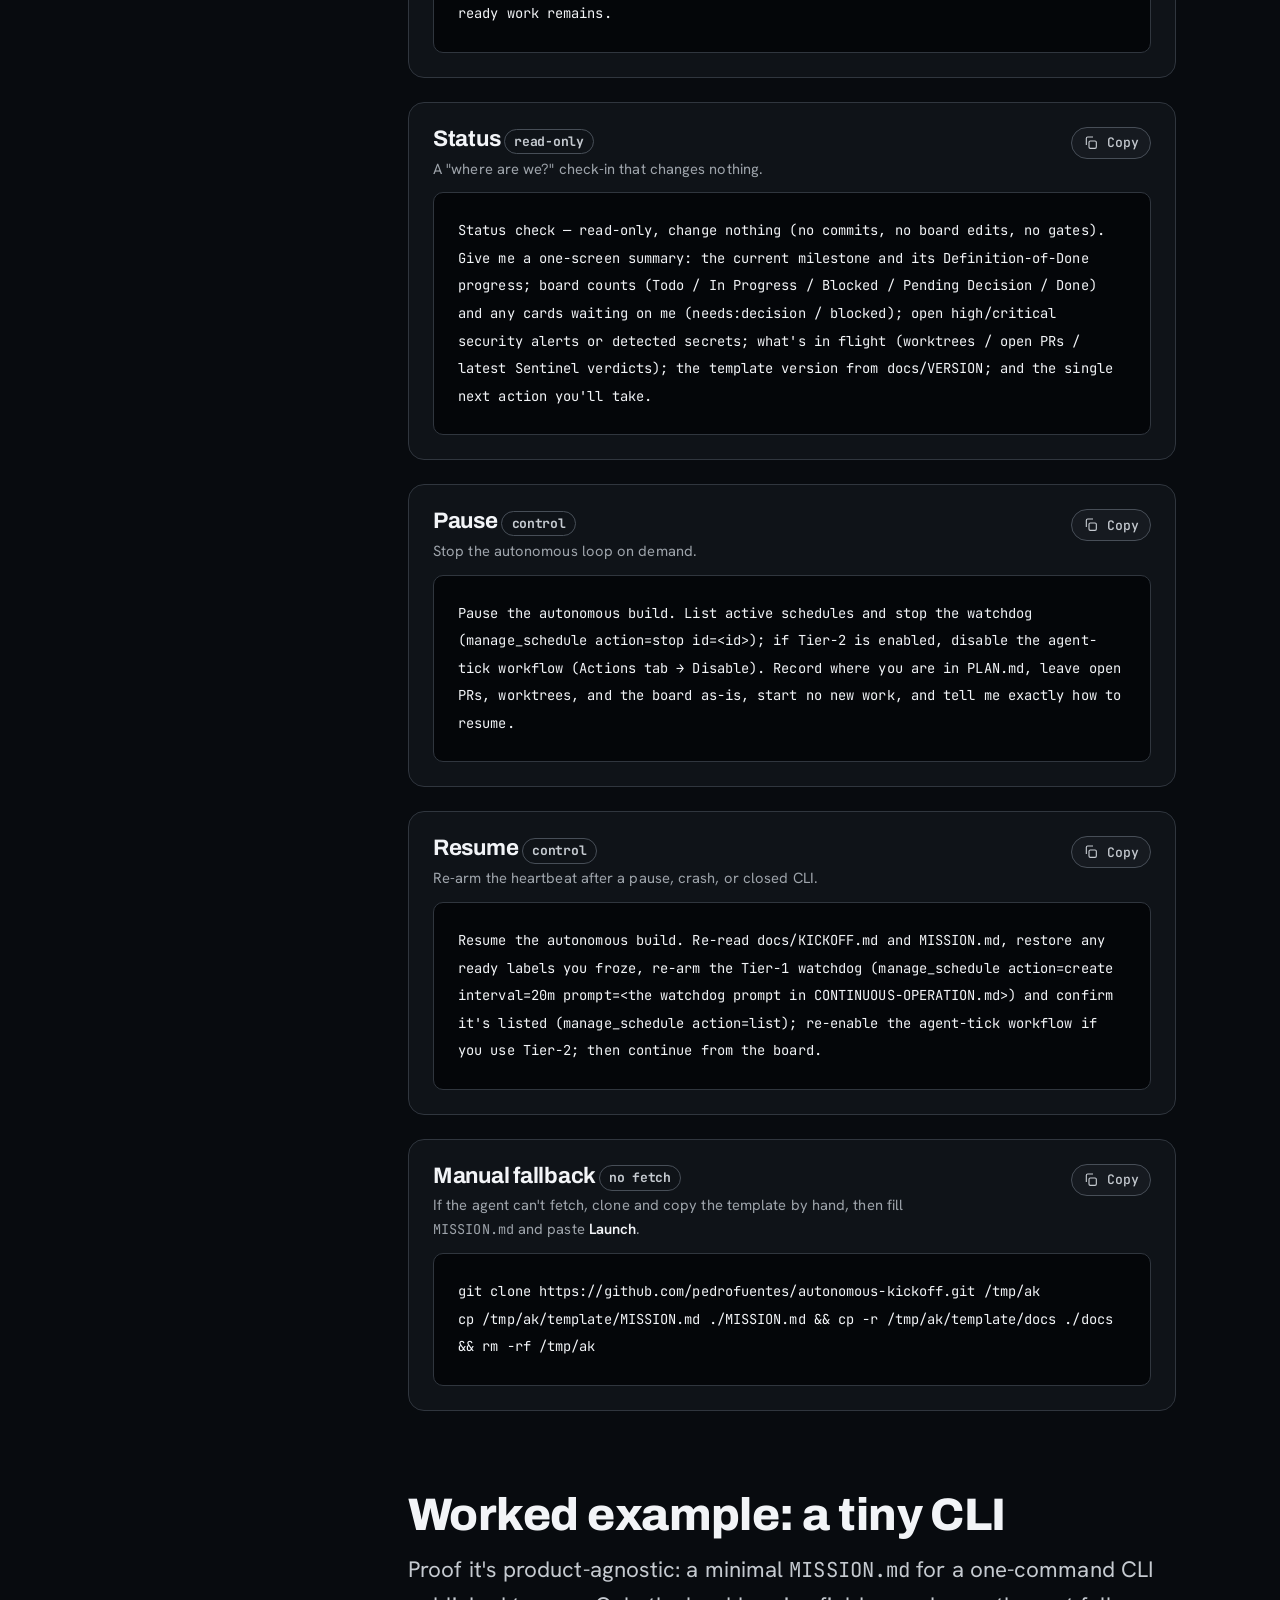
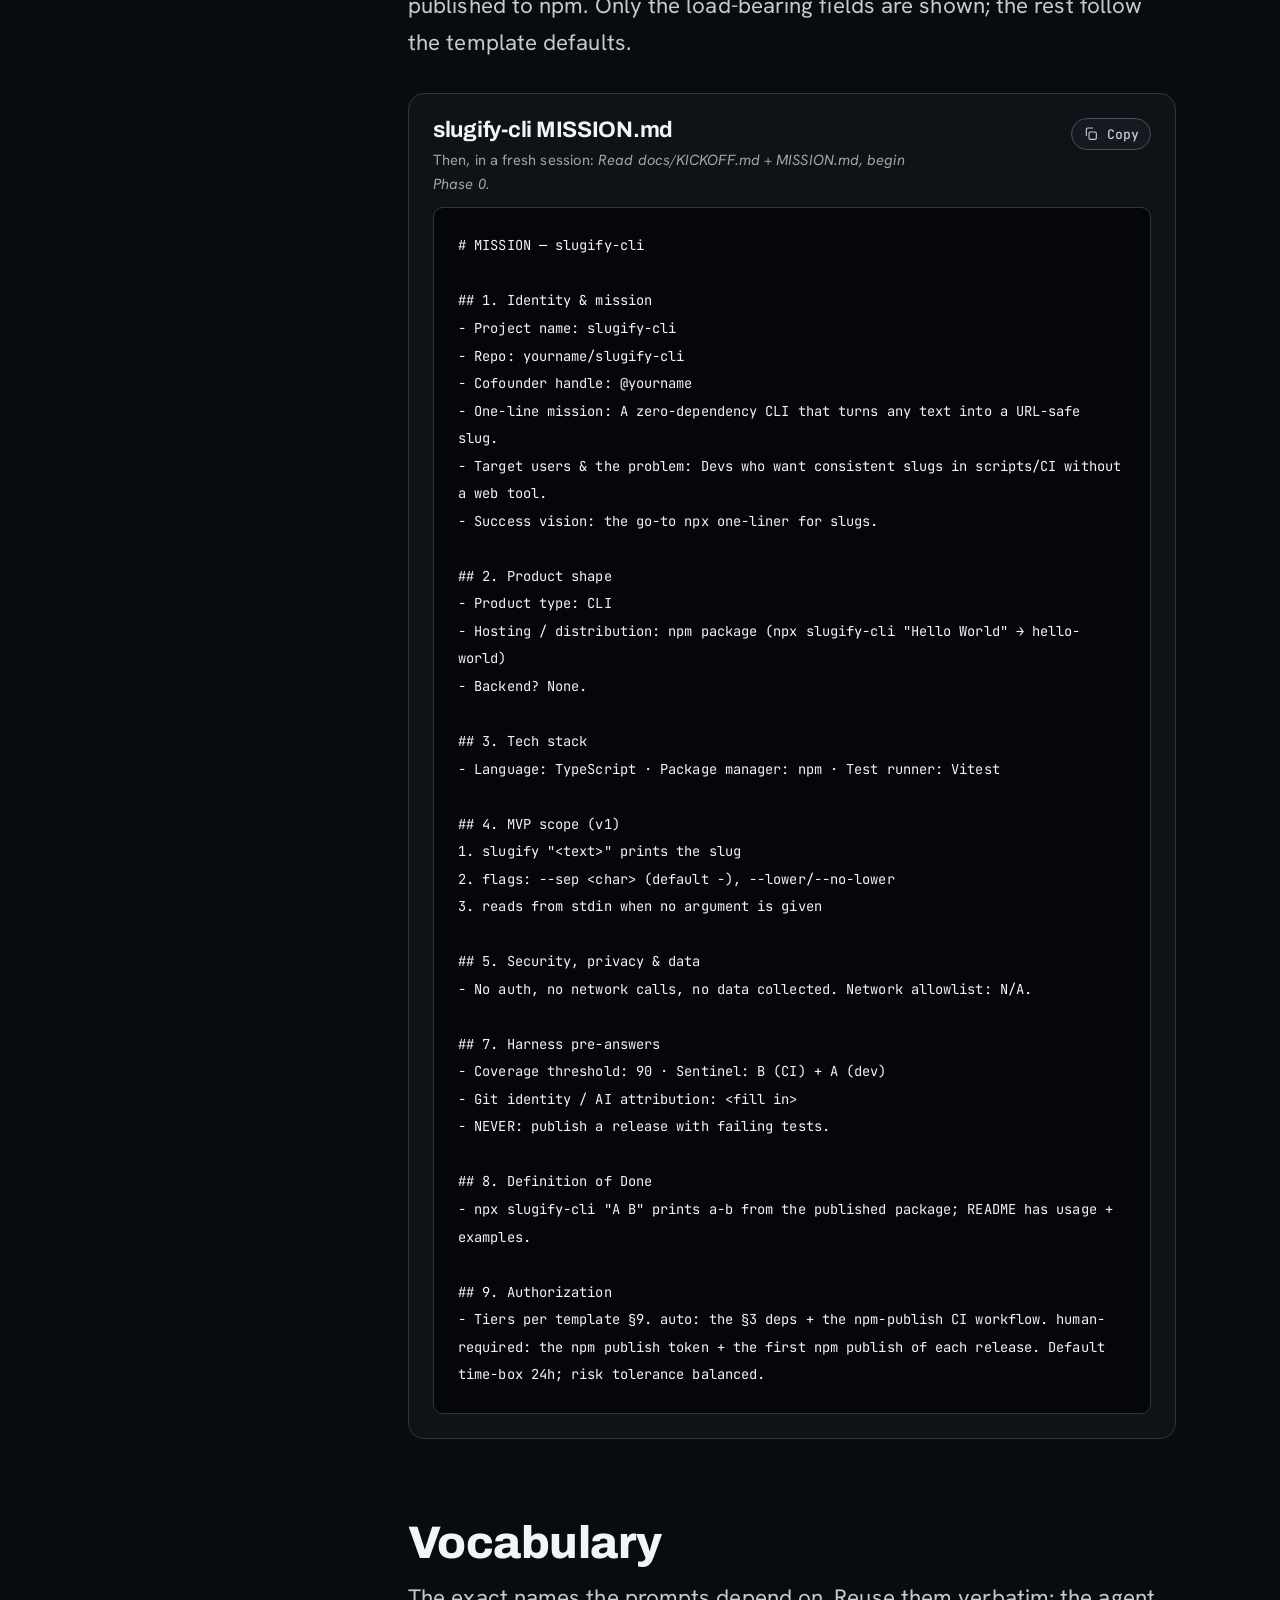
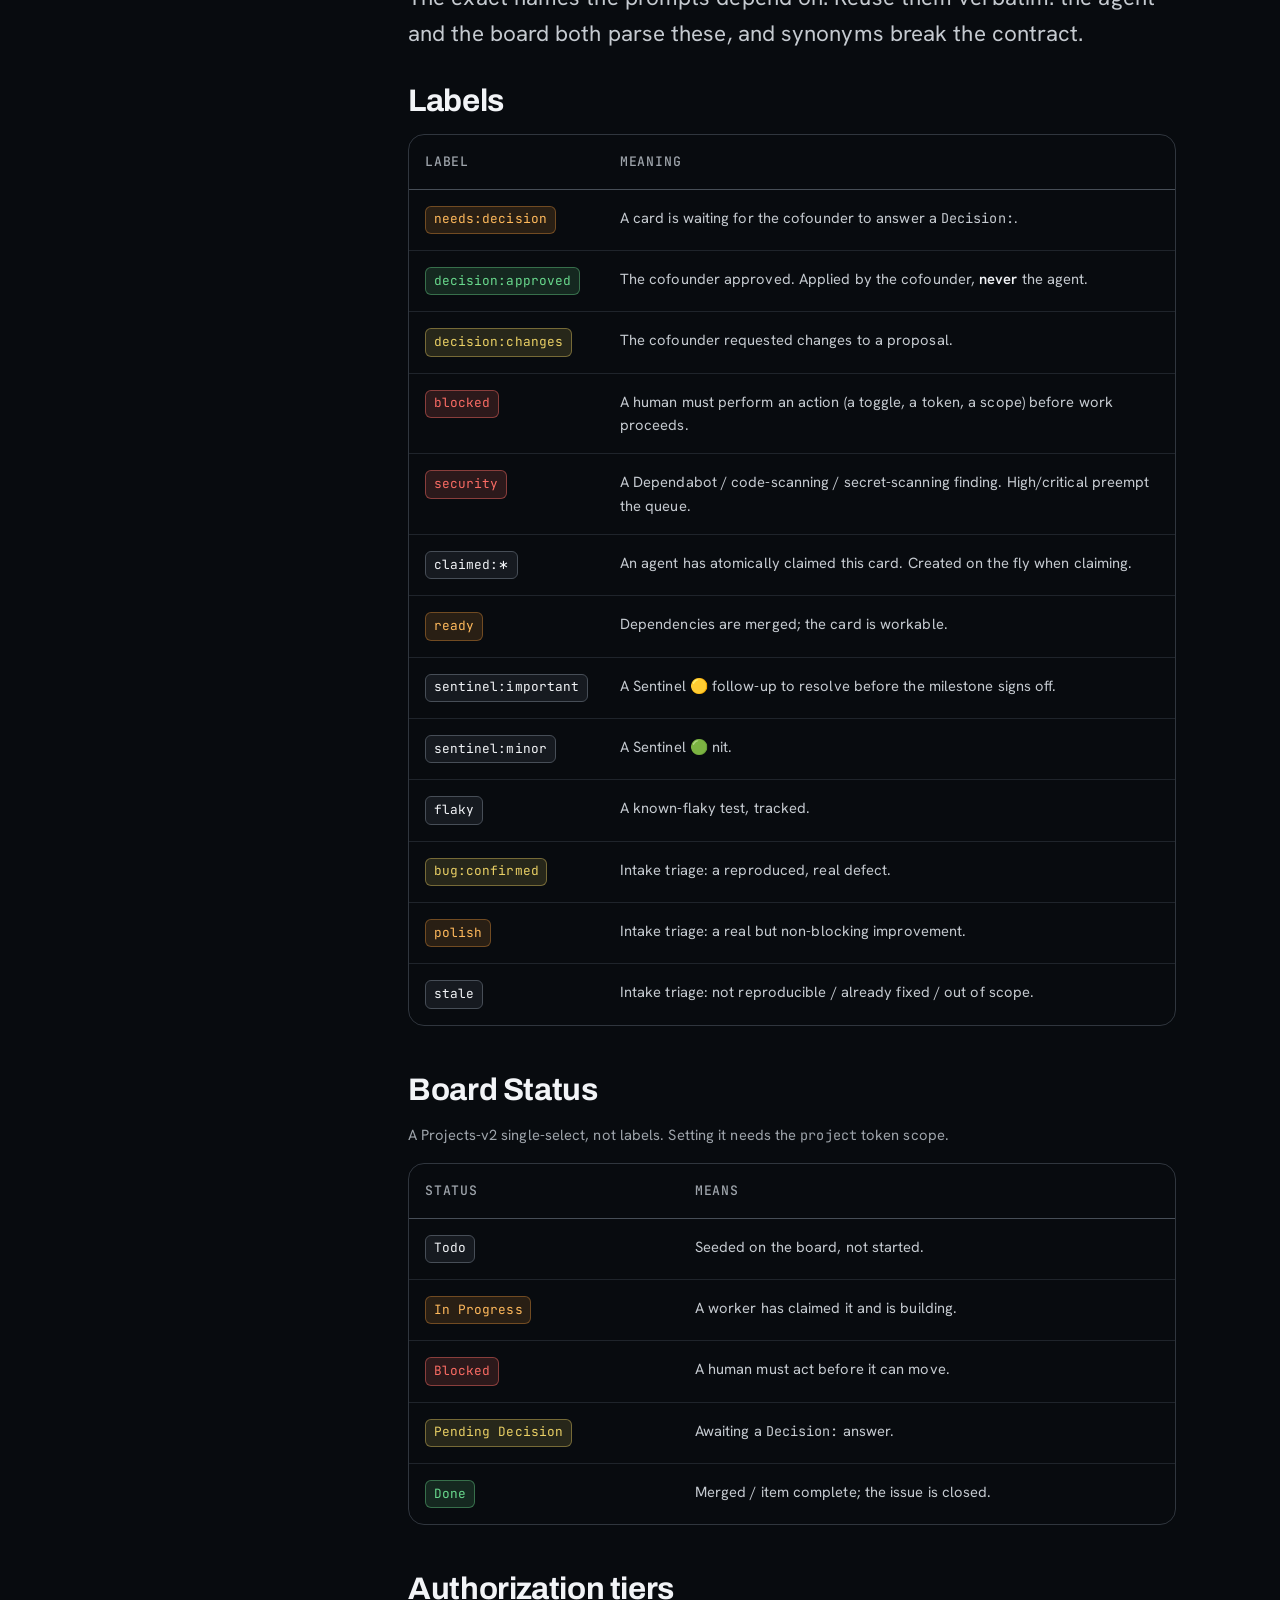
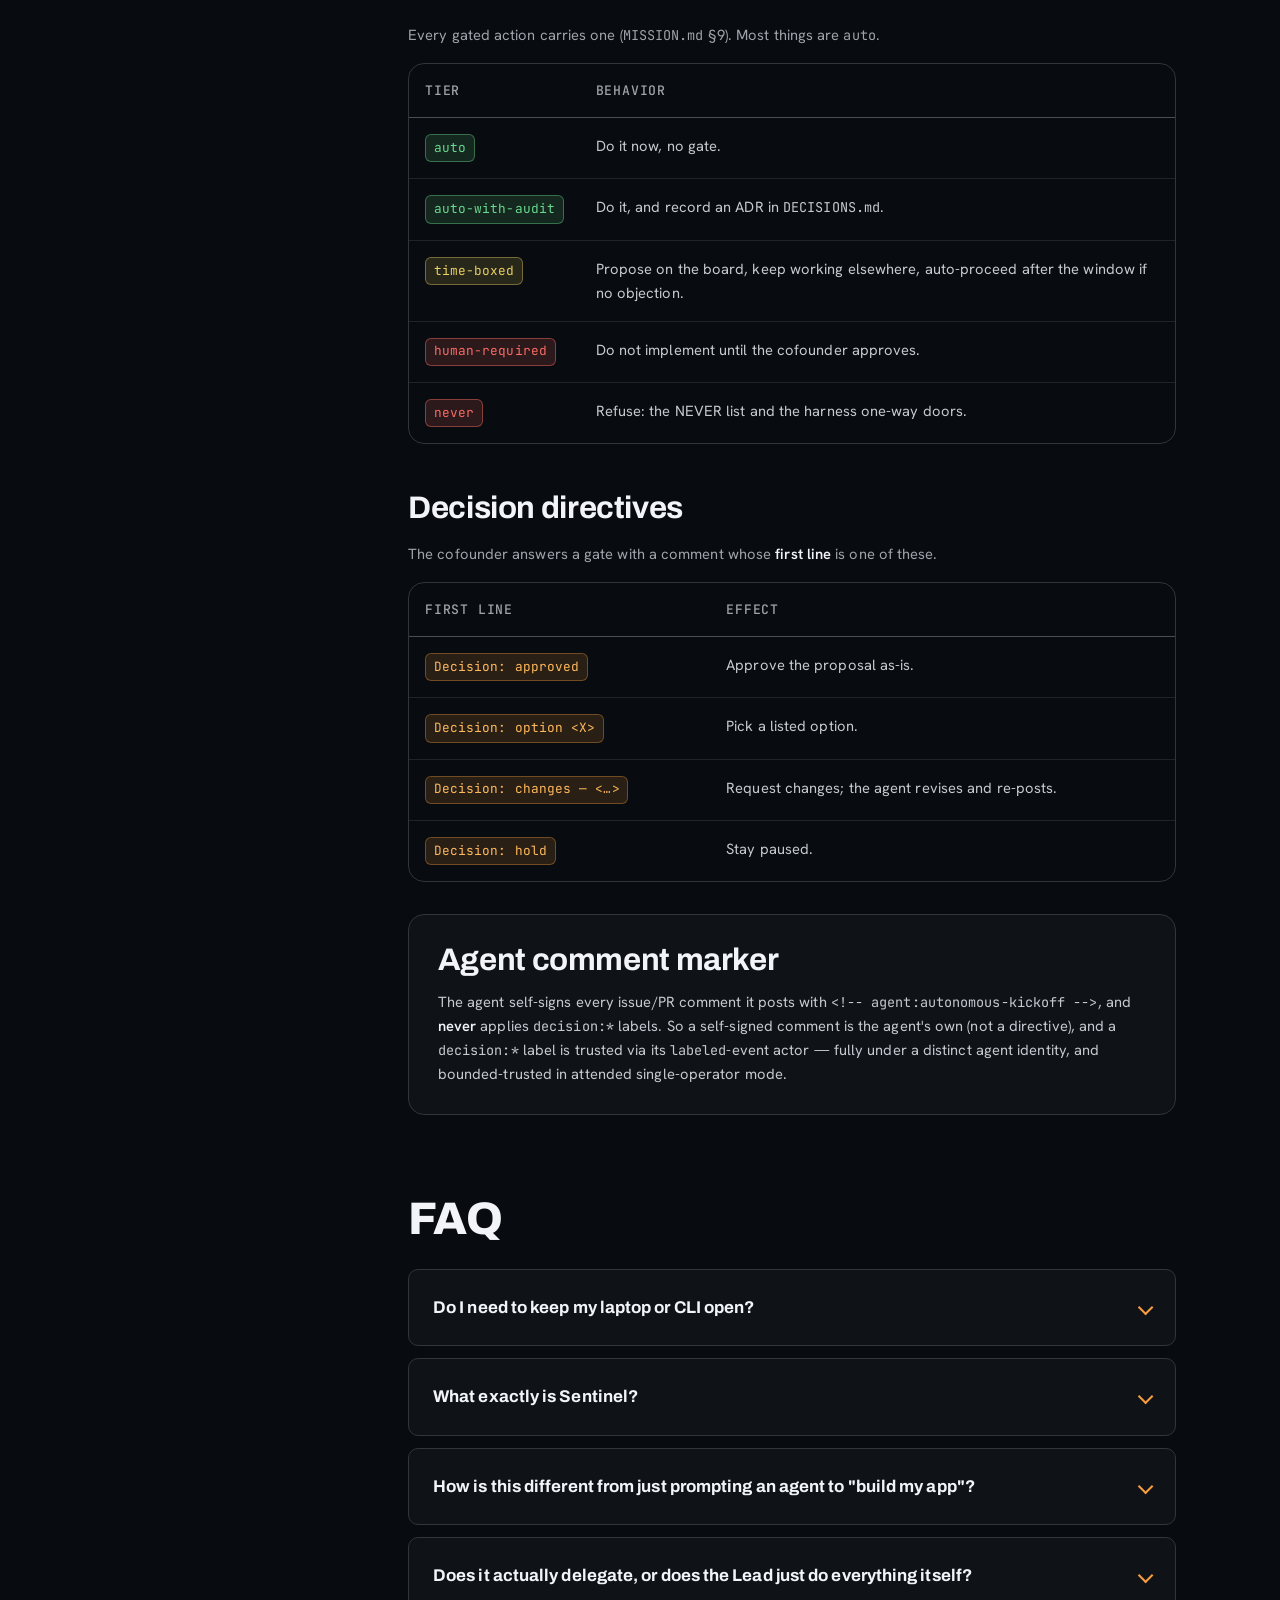
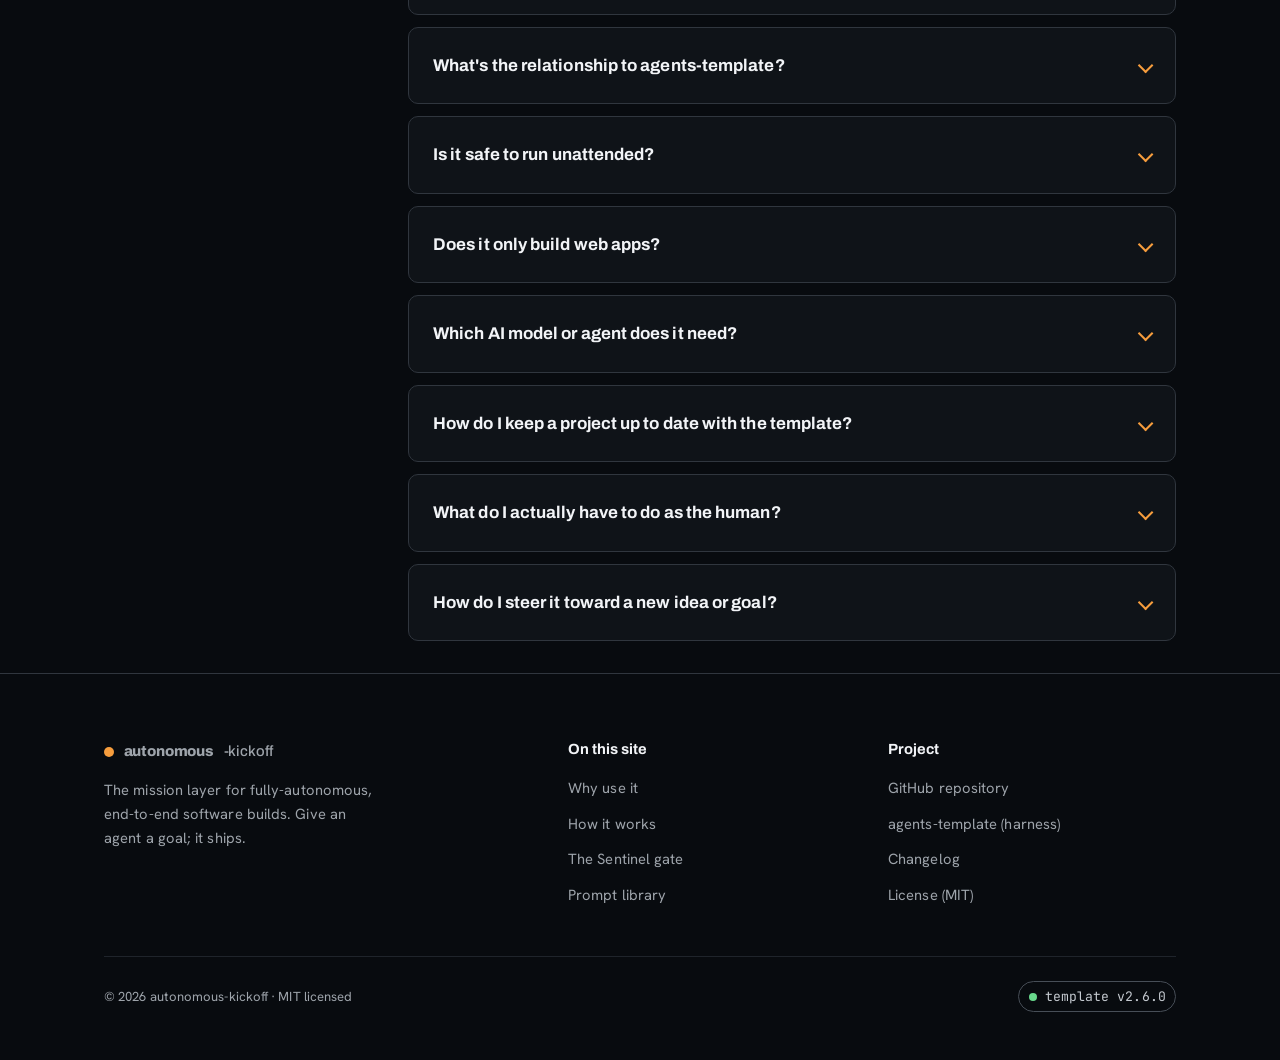
<file: site/reference.html>
<!doctype html>
<html lang="en">
<head>
  <meta charset="utf-8">
  <meta name="viewport" content="width=device-width, initial-scale=1">
  <title>Reference &amp; prompt library &mdash; autonomous-kickoff</title>
  <meta name="description" content="The reference hub for autonomous-kickoff: every copy-paste prompt (Set up, Launch, Update, Migrate, Continue, Status, Pause/Resume), the label, board-status, authorization-tier and decision vocabulary, a worked example, and an FAQ.">
  <link rel="canonical" href="https://pedrofuent.es/autonomous-kickoff/reference.html">
  <link rel="icon" href="assets/img/favicon.svg" type="image/svg+xml">

  <meta property="og:type" content="website">
  <meta property="og:title" content="autonomous-kickoff &mdash; reference &amp; prompt library">
  <meta property="og:description" content="Every copy-paste prompt, the full label/status/tier vocabulary, a worked example, and an FAQ.">
  <meta property="og:url" content="https://pedrofuent.es/autonomous-kickoff/reference.html">
  <meta property="og:image" content="https://pedrofuent.es/autonomous-kickoff/assets/img/og.png">
  <meta name="twitter:card" content="summary_large_image">

  <link rel="preconnect" href="https://fonts.googleapis.com">
  <link rel="preconnect" href="https://fonts.gstatic.com" crossorigin>
  <link rel="stylesheet" href="https://fonts.googleapis.com/css2?family=Archivo:wght@600;700;800&family=Hanken+Grotesk:wght@400;500;600&family=JetBrains+Mono:wght@400;500&display=swap">

  <link rel="stylesheet" href="assets/css/tokens.css">
  <link rel="stylesheet" href="assets/css/styles.css">
  <link rel="stylesheet" href="assets/css/reference.css">

  <script>
    /* Hide reveal elements ONLY when JS can reliably animate them in.
       No-JS / reduced-motion / crawlers never get the hidden state. */
    (function () {
      try {
        if (window.matchMedia && matchMedia("(prefers-reduced-motion: reduce)").matches) return;
        if (!("IntersectionObserver" in window)) return;
        document.documentElement.classList.add("js-anim");
      } catch (e) {}
    })();
  </script>
</head>
<body>
  <a class="skip-link" href="#main">Skip to content</a>

  <header class="site-header" data-nav-open="false">
    <div class="container nav">
      <a class="brand" href="./" aria-label="autonomous-kickoff home">
        <span class="brand-dot" aria-hidden="true"></span>
        autonomous<span class="brand-mark">-kickoff</span>
      </a>
      <nav class="nav-links" id="primary-nav" aria-label="Primary">
        <a href="index.html#why">Why</a>
        <a href="index.html#how">How it works</a>
        <a href="index.html#sentinel">Sentinel</a>
        <a href="index.html#always">Always-on</a>
        <a href="reference.html" aria-current="page">Reference</a>
      </nav>
      <div class="nav-right">
        <a class="icon-link" href="https://github.com/pedrofuentes/autonomous-kickoff" aria-label="View on GitHub" rel="noopener">
          <svg viewBox="0 0 24 24" fill="currentColor" aria-hidden="true"><path d="M12 .5C5.7.5.5 5.7.5 12c0 5.1 3.3 9.4 7.9 10.9.6.1.8-.2.8-.5v-1.7c-3.2.7-3.9-1.5-3.9-1.5-.5-1.3-1.3-1.7-1.3-1.7-1.1-.7.1-.7.1-.7 1.2.1 1.8 1.2 1.8 1.2 1 1.8 2.8 1.3 3.5 1 .1-.8.4-1.3.7-1.6-2.6-.3-5.3-1.3-5.3-5.7 0-1.3.5-2.3 1.2-3.1-.1-.3-.5-1.5.1-3.1 0 0 1-.3 3.3 1.2a11.5 11.5 0 0 1 6 0C17.3 5 18.3 5.3 18.3 5.3c.6 1.6.2 2.8.1 3.1.8.8 1.2 1.8 1.2 3.1 0 4.4-2.7 5.4-5.3 5.7.4.4.8 1.1.8 2.2v3.3c0 .3.2.6.8.5 4.6-1.5 7.9-5.8 7.9-10.9C23.5 5.7 18.3.5 12 .5Z"/></svg>
        </a>
        <a class="btn btn-primary btn-sm nav-desktop-cta" href="index.html#how">How it works</a>
        <button class="nav-toggle" type="button" aria-label="Toggle menu" aria-expanded="false" aria-controls="primary-nav">
          <svg viewBox="0 0 24 24" fill="none" stroke="currentColor" stroke-width="2" stroke-linecap="round" aria-hidden="true"><path d="M3 6h18M3 12h18M3 18h18"/></svg>
        </button>
      </div>
    </div>
  </header>

  <main id="main">
    <section class="container ref-hero">
      <span class="eyebrow"><span class="brand-dot" aria-hidden="true"></span> Reference</span>
      <h1>The prompt library &amp; reference</h1>
      <p class="lead">Everything you paste, in one place: the label, status, tier, and decision vocabulary the prompts depend on, a worked example, and answers to common questions. Each prompt block is copy-safe; paste it verbatim into your agent session.</p>
    </section>

    <div class="container ref-layout">
      <!-- TABLE OF CONTENTS -->
      <aside class="toc" aria-label="On this page">
        <h2>On this page</h2>
        <nav>
          <span class="toc-group">Prompt library</span>
          <a href="#set-up">Set up</a>
          <a href="#launch">Launch</a>
          <a href="#update">Update</a>
          <a href="#migrate">Migrate</a>
          <a href="#continue">Continue</a>
          <a href="#status">Status</a>
          <a href="#pause-resume">Pause / Resume</a>
          <a href="#manual">Manual fallback</a>
          <span class="toc-group">Reference</span>
          <a href="#example">Worked example</a>
          <a href="#vocabulary">Vocabulary</a>
          <a href="#faq">FAQ</a>
        </nav>
      </aside>

      <div class="ref-content">

        <!-- PROMPT LIBRARY -->
        <section class="ref-section" id="prompts" aria-labelledby="prompts-h">
          <h2 id="prompts-h">Prompt library</h2>
          <p class="lead">Two prompts, <strong>Set up</strong> and <strong>Launch</strong>, are all you need to begin. The rest keep the template current and the run under your control.</p>

          <!-- SET UP -->
          <article class="prompt" id="set-up">
            <div class="prompt-head">
              <div class="prompt-title">
                <h3><a href="#set-up">Set up</a> <span class="prompt-tag">to begin</span></h3>
                <p class="prompt-when">Pull the template into your repo and fill in <code>MISSION.md</code>. Paste into an agent session in your project repo.</p>
              </div>
              <button class="copy-btn" type="button" data-copy-target="p-setup" data-copy-name="the Set up prompt">
                <svg class="ico-copy" viewBox="0 0 24 24" aria-hidden="true"><rect x="9" y="9" width="11" height="11" rx="2"/><path d="M5 15V5a2 2 0 0 1 2-2h8"/></svg>
                <svg class="ico-check" viewBox="0 0 24 24" aria-hidden="true"><path d="M4 12l5 5L20 6"/></svg>
                <span class="copy-label">Copy</span>
              </button>
            </div>
            <div class="prompt-body"><pre><code id="p-setup">Fetch the autonomous-kickoff template from https://github.com/pedrofuentes/autonomous-kickoff &mdash; download all files from the template/ directory into this project's root (you'll get MISSION.md plus docs/KICKOFF.md, docs/ORCHESTRATION.md, docs/CONTINUOUS-OPERATION.md, docs/BRIEFS.md, and docs/VERSION). Then read docs/KICKOFF.md. Scan my project and auto-fill everything you can in MISSION.md (name, repo, stack, package manager, test runner from manifests/config); then ask me &mdash; in one batch &mdash; for the concrete facts you can't infer (MVP, security/auth, harness pre-answers, what's pre-authorized vs. gated); and for the vision-level fields (mission, target users, success vision), be a thought partner &mdash; propose a concrete draft from what you found + light research, ask me a few focused questions, and refine to my approval (help me sharpen it, don't just collect; don't invent product scope). Show me the filled MISSION.md for confirmation. Do NOT start building yet.</code></pre></div>
          </article>

          <!-- LAUNCH -->
          <article class="prompt" id="launch">
            <div class="prompt-head">
              <div class="prompt-title">
                <h3><a href="#launch">Launch</a> <span class="prompt-tag">to begin</span></h3>
                <p class="prompt-when">Once <code>MISSION.md</code> looks right, start the build. Paste into a fresh agent session in the repo.</p>
              </div>
              <button class="copy-btn" type="button" data-copy-target="p-launch" data-copy-name="the Launch prompt">
                <svg class="ico-copy" viewBox="0 0 24 24" aria-hidden="true"><rect x="9" y="9" width="11" height="11" rx="2"/><path d="M5 15V5a2 2 0 0 1 2-2h8"/></svg>
                <svg class="ico-check" viewBox="0 0 24 24" aria-hidden="true"><path d="M4 12l5 5L20 6"/></svg>
                <span class="copy-label">Copy</span>
              </button>
            </div>
            <div class="prompt-body"><pre><code id="p-launch">Read docs/KICKOFF.md (your operating instructions) and MISSION.md (this project's brief), then begin Phase 0. Work continuously until the current milestone's Definition of Done is met, then open the next-milestone Decision gate and continue on approval; only stop for a HUMAN-REQUIRED gate or when the project is complete.</code></pre></div>
            <p class="prompt-note">Prefer a single paste? Use <strong>Set up</strong> and append: <em>"&hellip;then, once I confirm MISSION.md, immediately read docs/KICKOFF.md and begin Phase 0."</em></p>
          </article>

          <!-- UPDATE -->
          <article class="prompt" id="update">
            <div class="prompt-head">
              <div class="prompt-title">
                <h3><a href="#update">Update</a> <span class="prompt-tag">maintain</span></h3>
                <p class="prompt-when">Adopt a newer template version <strong>between sessions</strong>.</p>
              </div>
              <button class="copy-btn" type="button" data-copy-target="p-update" data-copy-name="the Update prompt">
                <svg class="ico-copy" viewBox="0 0 24 24" aria-hidden="true"><rect x="9" y="9" width="11" height="11" rx="2"/><path d="M5 15V5a2 2 0 0 1 2-2h8"/></svg>
                <svg class="ico-check" viewBox="0 0 24 24" aria-hidden="true"><path d="M4 12l5 5L20 6"/></svg>
                <span class="copy-label">Copy</span>
              </button>
            </div>
            <div class="prompt-body"><pre><code id="p-update">Fetch the latest autonomous-kickoff template from https://github.com/pedrofuentes/autonomous-kickoff &mdash; read its template/docs/VERSION and compare to my docs/VERSION. If I'm behind, show me the CHANGELOG.md entries between the two versions, then update docs/KICKOFF.md, docs/ORCHESTRATION.md, docs/CONTINUOUS-OPERATION.md, docs/BRIEFS.md and docs/VERSION from template/docs/* (they're generic &mdash; nothing project-specific to preserve) and run any Migration steps the changelog lists for those versions. Leave my MISSION.md untouched &mdash; but if a Migration step requires a MISSION.md change (a new section, or the &sect;9 schema change in a MAJOR bump), don't edit it; hand me a checklist of those manual follow-ups and flag that the updated docs may reference brief sections/knobs I haven't added yet. Show me a diff summary before applying, then re-arm the continuous-operation watchdog (see CONTINUOUS-OPERATION.md) so work resumes.</code></pre></div>
          </article>

          <!-- MIGRATE -->
          <article class="prompt" id="migrate">
            <div class="prompt-head">
              <div class="prompt-title">
                <h3><a href="#migrate">Migrate</a> <span class="prompt-tag">maintain</span></h3>
                <p class="prompt-when">Adopt a newer template version <strong>mid-run</strong>, while an agent is already building. Paste into the running session.</p>
              </div>
              <button class="copy-btn" type="button" data-copy-target="p-migrate" data-copy-name="the Migrate prompt">
                <svg class="ico-copy" viewBox="0 0 24 24" aria-hidden="true"><rect x="9" y="9" width="11" height="11" rx="2"/><path d="M5 15V5a2 2 0 0 1 2-2h8"/></svg>
                <svg class="ico-check" viewBox="0 0 24 24" aria-hidden="true"><path d="M4 12l5 5L20 6"/></svg>
                <span class="copy-label">Copy</span>
              </button>
            </div>
            <div class="prompt-body"><pre><code id="p-migrate">Migrate this project to the latest autonomous-kickoff template, safely and mid-run. (1) First read and record my current docs/VERSION (if it's absent, treat my version as pre-1.0 / unversioned). (2) Fetch https://github.com/pedrofuentes/autonomous-kickoff and overwrite docs/KICKOFF.md, docs/ORCHESTRATION.md, docs/CONTINUOUS-OPERATION.md, docs/BRIEFS.md and docs/VERSION from its template/docs/*; leave MISSION.md untouched. (3) Read CHANGELOG.md and follow the Migration steps from my recorded old version up to the new one &mdash; apply them additively, without disrupting in-flight work: keep all current cards, worktrees, and the open increment as they are; create any missing board Status options and labels; adopt the new comment/identity and decision rules; and apply new phase gates only to work not yet started. Any Migration step that needs a MISSION.md edit (a new section, or the &sect;9 tier-matrix schema in a MAJOR bump) &mdash; don't touch MISSION.md; hand me a checklist of those manual follow-ups and flag that the new docs reference brief sections/knobs I must add for them to fully resolve. (4) Re-read the docs, record the new docs/VERSION in PLAN.md, re-arm the watchdog, then continue the build from where you left off &mdash; do this at the next safe point (after the current PR is opened) and report a one-line summary of what changed.</code></pre></div>
          </article>

          <!-- CONTINUE -->
          <article class="prompt" id="continue">
            <div class="prompt-head">
              <div class="prompt-title">
                <h3><a href="#continue">Continue</a> <span class="prompt-tag">steer</span></h3>
                <p class="prompt-when">Fallback nudge for when no live session is open to catch a floated idea &mdash; after a stop or a closed CLI. (In a live session the agent auto-captures a new direction.)</p>
              </div>
              <button class="copy-btn" type="button" data-copy-target="p-continue" data-copy-name="the Continue prompt">
                <svg class="ico-copy" viewBox="0 0 24 24" aria-hidden="true"><rect x="9" y="9" width="11" height="11" rx="2"/><path d="M5 15V5a2 2 0 0 1 2-2h8"/></svg>
                <svg class="ico-check" viewBox="0 0 24 24" aria-hidden="true"><path d="M4 12l5 5L20 6"/></svg>
                <span class="copy-label">Copy</span>
              </button>
            </div>
            <div class="prompt-body"><pre><code id="p-continue">Continue the autonomous build. Re-read docs/KICKOFF.md and MISSION.md, check the GitHub Project board, and if the watchdog isn't armed, re-arm it (see Starting &amp; restarting the heartbeat in CONTINUOUS-OPERATION.md). If the current milestone still has ready or in-progress work, resume it. If a milestone just shipped (board empty, Definition of Done met), propose the next ROADMAP.md milestone as a DECISION: issue, @-mention me, and continue on my approval or the &sect;9 time-box. If I've added a new direction in ROADMAP.md/MISSION.md, use that. Don't stop while ready work remains.</code></pre></div>
          </article>

          <!-- STATUS -->
          <article class="prompt" id="status">
            <div class="prompt-head">
              <div class="prompt-title">
                <h3><a href="#status">Status</a> <span class="prompt-tag">read-only</span></h3>
                <p class="prompt-when">A "where are we?" check-in that changes nothing.</p>
              </div>
              <button class="copy-btn" type="button" data-copy-target="p-status" data-copy-name="the Status prompt">
                <svg class="ico-copy" viewBox="0 0 24 24" aria-hidden="true"><rect x="9" y="9" width="11" height="11" rx="2"/><path d="M5 15V5a2 2 0 0 1 2-2h8"/></svg>
                <svg class="ico-check" viewBox="0 0 24 24" aria-hidden="true"><path d="M4 12l5 5L20 6"/></svg>
                <span class="copy-label">Copy</span>
              </button>
            </div>
            <div class="prompt-body"><pre><code id="p-status">Status check &mdash; read-only, change nothing (no commits, no board edits, no gates). Give me a one-screen summary: the current milestone and its Definition-of-Done progress; board counts (Todo / In Progress / Blocked / Pending Decision / Done) and any cards waiting on me (needs:decision / blocked); open high/critical security alerts or detected secrets; what's in flight (worktrees / open PRs / latest Sentinel verdicts); the template version from docs/VERSION; and the single next action you'll take.</code></pre></div>
          </article>

          <!-- PAUSE / RESUME -->
          <article class="prompt" id="pause-resume">
            <div class="prompt-head">
              <div class="prompt-title">
                <h3><a href="#pause-resume">Pause</a> <span class="prompt-tag">control</span></h3>
                <p class="prompt-when">Stop the autonomous loop on demand.</p>
              </div>
              <button class="copy-btn" type="button" data-copy-target="p-pause" data-copy-name="the Pause prompt">
                <svg class="ico-copy" viewBox="0 0 24 24" aria-hidden="true"><rect x="9" y="9" width="11" height="11" rx="2"/><path d="M5 15V5a2 2 0 0 1 2-2h8"/></svg>
                <svg class="ico-check" viewBox="0 0 24 24" aria-hidden="true"><path d="M4 12l5 5L20 6"/></svg>
                <span class="copy-label">Copy</span>
              </button>
            </div>
            <div class="prompt-body"><pre><code id="p-pause">Pause the autonomous build. List active schedules and stop the watchdog (manage_schedule action=stop id=&lt;id&gt;); if Tier-2 is enabled, disable the agent-tick workflow (Actions tab &rarr; Disable). Record where you are in PLAN.md, leave open PRs, worktrees, and the board as-is, start no new work, and tell me exactly how to resume.</code></pre></div>
          </article>

          <article class="prompt" id="resume">
            <div class="prompt-head">
              <div class="prompt-title">
                <h3><a href="#resume">Resume</a> <span class="prompt-tag">control</span></h3>
                <p class="prompt-when">Re-arm the heartbeat after a pause, crash, or closed CLI.</p>
              </div>
              <button class="copy-btn" type="button" data-copy-target="p-resume" data-copy-name="the Resume prompt">
                <svg class="ico-copy" viewBox="0 0 24 24" aria-hidden="true"><rect x="9" y="9" width="11" height="11" rx="2"/><path d="M5 15V5a2 2 0 0 1 2-2h8"/></svg>
                <svg class="ico-check" viewBox="0 0 24 24" aria-hidden="true"><path d="M4 12l5 5L20 6"/></svg>
                <span class="copy-label">Copy</span>
              </button>
            </div>
            <div class="prompt-body"><pre><code id="p-resume">Resume the autonomous build. Re-read docs/KICKOFF.md and MISSION.md, restore any ready labels you froze, re-arm the Tier-1 watchdog (manage_schedule action=create interval=20m prompt=&lt;the watchdog prompt in CONTINUOUS-OPERATION.md&gt;) and confirm it's listed (manage_schedule action=list); re-enable the agent-tick workflow if you use Tier-2; then continue from the board.</code></pre></div>
          </article>

          <!-- MANUAL FALLBACK -->
          <article class="prompt" id="manual">
            <div class="prompt-head">
              <div class="prompt-title">
                <h3><a href="#manual">Manual fallback</a> <span class="prompt-tag">no fetch</span></h3>
                <p class="prompt-when">If the agent can't fetch, clone and copy the template by hand, then fill <code>MISSION.md</code> and paste <strong>Launch</strong>.</p>
              </div>
              <button class="copy-btn" type="button" data-copy-target="p-manual" data-copy-name="the manual fallback commands">
                <svg class="ico-copy" viewBox="0 0 24 24" aria-hidden="true"><rect x="9" y="9" width="11" height="11" rx="2"/><path d="M5 15V5a2 2 0 0 1 2-2h8"/></svg>
                <svg class="ico-check" viewBox="0 0 24 24" aria-hidden="true"><path d="M4 12l5 5L20 6"/></svg>
                <span class="copy-label">Copy</span>
              </button>
            </div>
            <div class="prompt-body"><pre><code id="p-manual">git clone https://github.com/pedrofuentes/autonomous-kickoff.git /tmp/ak
cp /tmp/ak/template/MISSION.md ./MISSION.md &amp;&amp; cp -r /tmp/ak/template/docs ./docs &amp;&amp; rm -rf /tmp/ak</code></pre></div>
          </article>
        </section>

        <!-- WORKED EXAMPLE -->
        <section class="ref-section" id="example" aria-labelledby="example-h">
          <h2 id="example-h">Worked example: a tiny CLI</h2>
          <p class="lead">Proof it's product-agnostic: a minimal <code>MISSION.md</code> for a one-command CLI published to npm. Only the load-bearing fields are shown; the rest follow the template defaults.</p>
          <article class="prompt">
            <div class="prompt-head">
              <div class="prompt-title">
                <h3>slugify-cli MISSION.md</h3>
                <p class="prompt-when">Then, in a fresh session: <em>Read docs/KICKOFF.md + MISSION.md, begin Phase 0.</em></p>
              </div>
              <button class="copy-btn" type="button" data-copy-target="p-example" data-copy-name="the slugify-cli example brief">
                <svg class="ico-copy" viewBox="0 0 24 24" aria-hidden="true"><rect x="9" y="9" width="11" height="11" rx="2"/><path d="M5 15V5a2 2 0 0 1 2-2h8"/></svg>
                <svg class="ico-check" viewBox="0 0 24 24" aria-hidden="true"><path d="M4 12l5 5L20 6"/></svg>
                <span class="copy-label">Copy</span>
              </button>
            </div>
            <div class="prompt-body"><pre><code id="p-example"># MISSION &mdash; slugify-cli

## 1. Identity &amp; mission
- Project name: slugify-cli
- Repo: yourname/slugify-cli
- Cofounder handle: @yourname
- One-line mission: A zero-dependency CLI that turns any text into a URL-safe slug.
- Target users &amp; the problem: Devs who want consistent slugs in scripts/CI without a web tool.
- Success vision: the go-to npx one-liner for slugs.

## 2. Product shape
- Product type: CLI
- Hosting / distribution: npm package (npx slugify-cli "Hello World" &rarr; hello-world)
- Backend? None.

## 3. Tech stack
- Language: TypeScript &middot; Package manager: npm &middot; Test runner: Vitest

## 4. MVP scope (v1)
1. slugify "&lt;text&gt;" prints the slug
2. flags: --sep &lt;char&gt; (default -), --lower/--no-lower
3. reads from stdin when no argument is given

## 5. Security, privacy &amp; data
- No auth, no network calls, no data collected. Network allowlist: N/A.

## 7. Harness pre-answers
- Coverage threshold: 90 &middot; Sentinel: B (CI) + A (dev)
- Git identity / AI attribution: &lt;fill in&gt;
- NEVER: publish a release with failing tests.

## 8. Definition of Done
- npx slugify-cli "A B" prints a-b from the published package; README has usage + examples.

## 9. Authorization
- Tiers per template &sect;9. auto: the &sect;3 deps + the npm-publish CI workflow. human-required: the npm publish token + the first npm publish of each release. Default time-box 24h; risk tolerance balanced.</code></pre></div>
          </article>
        </section>

        <!-- VOCABULARY -->
        <section class="ref-section" id="vocabulary" aria-labelledby="vocab-h">
          <h2 id="vocab-h">Vocabulary</h2>
          <p class="lead">The exact names the prompts depend on. Reuse them verbatim: the agent and the board both parse these, and synonyms break the contract.</p>

          <h3 style="margin-top: var(--sp-6); margin-bottom: var(--sp-4);">Labels</h3>
          <div class="table-wrap">
            <table class="vocab">
              <thead><tr><th scope="col">Label</th><th scope="col">Meaning</th></tr></thead>
              <tbody>
                <tr><td><span class="chip chip--label">needs:decision</span></td><td>A card is waiting for the cofounder to answer a <code>Decision:</code>.</td></tr>
                <tr><td><span class="chip chip--ok">decision:approved</span></td><td>The cofounder approved. Applied by the cofounder, <strong>never</strong> the agent.</td></tr>
                <tr><td><span class="chip chip--warn">decision:changes</span></td><td>The cofounder requested changes to a proposal.</td></tr>
                <tr><td><span class="chip chip--danger">blocked</span></td><td>A human must perform an action (a toggle, a token, a scope) before work proceeds.</td></tr>
                <tr><td><span class="chip chip--danger">security</span></td><td>A Dependabot / code-scanning / secret-scanning finding. High/critical preempt the queue.</td></tr>
                <tr><td><span class="chip">claimed:&lowast;</span></td><td>An agent has atomically claimed this card. Created on the fly when claiming.</td></tr>
                <tr><td><span class="chip chip--label">ready</span></td><td>Dependencies are merged; the card is workable.</td></tr>
                <tr><td><span class="chip">sentinel:important</span></td><td>A Sentinel 🟡 follow-up to resolve before the milestone signs off.</td></tr>
                <tr><td><span class="chip">sentinel:minor</span></td><td>A Sentinel 🟢 nit.</td></tr>
                <tr><td><span class="chip">flaky</span></td><td>A known-flaky test, tracked.</td></tr>
                <tr><td><span class="chip chip--warn">bug:confirmed</span></td><td>Intake triage: a reproduced, real defect.</td></tr>
                <tr><td><span class="chip chip--label">polish</span></td><td>Intake triage: a real but non-blocking improvement.</td></tr>
                <tr><td><span class="chip">stale</span></td><td>Intake triage: not reproducible / already fixed / out of scope.</td></tr>
              </tbody>
            </table>
          </div>

          <h3 style="margin-top: var(--sp-7); margin-bottom: var(--sp-4);">Board Status</h3>
          <p class="text-muted" style="margin-bottom: var(--sp-4); font-size: var(--text-sm);">A Projects-v2 single-select, not labels. Setting it needs the <code>project</code> token scope.</p>
          <div class="table-wrap">
            <table class="vocab">
              <thead><tr><th scope="col">Status</th><th scope="col">Means</th></tr></thead>
              <tbody>
                <tr><td><span class="chip">Todo</span></td><td>Seeded on the board, not started.</td></tr>
                <tr><td><span class="chip chip--label">In Progress</span></td><td>A worker has claimed it and is building.</td></tr>
                <tr><td><span class="chip chip--danger">Blocked</span></td><td>A human must act before it can move.</td></tr>
                <tr><td><span class="chip chip--warn">Pending Decision</span></td><td>Awaiting a <code>Decision:</code> answer.</td></tr>
                <tr><td><span class="chip chip--ok">Done</span></td><td>Merged / item complete; the issue is closed.</td></tr>
              </tbody>
            </table>
          </div>

          <h3 style="margin-top: var(--sp-7); margin-bottom: var(--sp-4);">Authorization tiers</h3>
          <p class="text-muted" style="margin-bottom: var(--sp-4); font-size: var(--text-sm);">Every gated action carries one (<code>MISSION.md</code> &sect;9). Most things are <code>auto</code>.</p>
          <div class="table-wrap">
            <table class="vocab">
              <thead><tr><th scope="col">Tier</th><th scope="col">Behavior</th></tr></thead>
              <tbody>
                <tr><td><span class="chip chip--ok">auto</span></td><td>Do it now, no gate.</td></tr>
                <tr><td><span class="chip chip--ok">auto-with-audit</span></td><td>Do it, and record an ADR in <code>DECISIONS.md</code>.</td></tr>
                <tr><td><span class="chip chip--warn">time-boxed</span></td><td>Propose on the board, keep working elsewhere, auto-proceed after the window if no objection.</td></tr>
                <tr><td><span class="chip chip--danger">human-required</span></td><td>Do not implement until the cofounder approves.</td></tr>
                <tr><td><span class="chip chip--danger">never</span></td><td>Refuse: the NEVER list and the harness one-way doors.</td></tr>
              </tbody>
            </table>
          </div>

          <h3 style="margin-top: var(--sp-7); margin-bottom: var(--sp-4);">Decision directives</h3>
          <p class="text-muted" style="margin-bottom: var(--sp-4); font-size: var(--text-sm);">The cofounder answers a gate with a comment whose <strong>first line</strong> is one of these.</p>
          <div class="table-wrap">
            <table class="vocab">
              <thead><tr><th scope="col">First line</th><th scope="col">Effect</th></tr></thead>
              <tbody>
                <tr><td><span class="chip chip--label">Decision: approved</span></td><td>Approve the proposal as-is.</td></tr>
                <tr><td><span class="chip chip--label">Decision: option &lt;X&gt;</span></td><td>Pick a listed option.</td></tr>
                <tr><td><span class="chip chip--label">Decision: changes &mdash; &lt;&hellip;&gt;</span></td><td>Request changes; the agent revises and re-posts.</td></tr>
                <tr><td><span class="chip chip--label">Decision: hold</span></td><td>Stay paused.</td></tr>
              </tbody>
            </table>
          </div>

          <div class="panel" style="margin-top: var(--sp-6);">
            <h3>Agent comment marker</h3>
            <p>The agent self-signs every issue/PR comment it posts with <code>&lt;!-- agent:autonomous-kickoff --&gt;</code>, and <strong>never</strong> applies <code>decision:*</code> labels. So a self-signed comment is the agent's own (not a directive), and a <code>decision:*</code> label is trusted via its <code>labeled</code>-event actor &mdash; fully under a distinct agent identity, and bounded-trusted in attended single-operator mode.</p>
          </div>
        </section>

        <!-- FAQ -->
        <section class="ref-section" id="faq" aria-labelledby="faq-h">
          <h2 id="faq-h">FAQ</h2>
          <div class="faq" style="margin-top: var(--sp-5);">
            <details>
              <summary>Do I need to keep my laptop or CLI open?</summary>
              <div class="faq-body">
                <p>Only for Tier 1. The in-session watchdog fires while your agent CLI session is open and resumes the build if it idles. For machine-off, fully unattended operation, enable <strong>Tier 2</strong>: a scheduled GitHub Actions cron dispatches the Copilot cloud coding agent with Sentinel-in-CI, so no laptop is required.</p>
              </div>
            </details>
            <details>
              <summary>What exactly is Sentinel?</summary>
              <div class="faq-body">
                <p>Sentinel is the independent code-review gate that ships inside <a href="https://github.com/pedrofuentes/agents-template" rel="noopener">agents-template</a>, the harness this runs on. Its rule is <strong>coder&nbsp;&ne;&nbsp;reviewer</strong>: the agent that wrote a change never approves it. Sentinel returns <code>APPROVED</code>, <code>CONDITIONAL</code> (non-correctness, non-security follow-ups only), or <code>REJECTED</code>, and runs both as a dev-time sub-agent and as a required CI check.</p>
              </div>
            </details>
            <details>
              <summary>How is this different from just prompting an agent to "build my app"?</summary>
              <div class="faq-body">
                <p>A one-shot prompt has no review, no memory, and no follow-through. autonomous-kickoff adds the system around the agent: a fleet of specialists, a GitHub Project board as the work queue and heartbeat, artifact-gated phases, test-first development with an independent Sentinel gate on every PR, continuous operation across sessions, and a machine-verified Definition of Done. The agent keeps going until that is met.</p>
              </div>
            </details>
            <details>
              <summary>Does it actually delegate, or does the Lead just do everything itself?</summary>
              <div class="faq-body">
                <p>It delegates by construction. Every gate artifact &mdash; research, the PRD, UX, architecture, and the test/QA suites &mdash; is <strong>authored by a specialist sub-agent, never the Lead</strong> (<code>producer&nbsp;&ne;&nbsp;Lead</code>), and a different sub-agent red-teams it. A per-gate self-check records both before the gate passes, and the watchdog audits the delegation ledger and flags a <em>Lead-solo collapse</em> if the Lead authored its own work &mdash; so implementation is never the only phase that gets delegated.</p>
              </div>
            </details>
            <details>
              <summary>What's the relationship to agents-template?</summary>
              <div class="faq-body">
                <p><strong>agents-template</strong> is the harness: the quality rules (TDD, worktrees, the Sentinel gate). <strong>autonomous-kickoff</strong> is the mission layer on top that turns a goal into a shipped product. Phase 0 of the kickoff bootstraps the harness, and that bootstrap is isolated to a single paragraph, so swapping to a different harness is a one-section change.</p>
              </div>
            </details>
            <details>
              <summary>Is it safe to run unattended?</summary>
              <div class="faq-body">
                <p>That's the design goal. Unattended runs use a <strong>distinct agent identity</strong> so a decision can't be forged; untrusted input (issues, PRs, comments, web pages, dependencies) is treated as <strong>data, never instructions</strong>; every action is bounded by an <strong>authorization tier</strong>; one-way actions (force-pushing <code>main</code>, weakening branch protection or a scanner, deleting data) are <code>never</code>; merges go through the <strong>Sentinel-in-CI</strong> gate; security scanners run continuously; and a kill switch stops it on demand.</p>
              </div>
            </details>
            <details>
              <summary>Does it only build web apps?</summary>
              <div class="faq-body">
                <p>No, it's product-agnostic. The operating manual assumes no product type, stack, host, or auth; everything specific lives in your <code>MISSION.md</code>. The same prompt builds a web app, a CLI, a library, a service, or a bot. See the <a href="#example">slugify-cli</a> example above.</p>
              </div>
            </details>
            <details>
              <summary>Which AI model or agent does it need?</summary>
              <div class="faq-body">
                <p>It's agent-agnostic: it runs in whatever capable agent runtime you launch it in, and uses the Copilot cloud coding agent for unattended Tier 2. In Phase 0 it probes its own delegation capability (<code>full</code> / <code>flat</code> / <code>none</code>) and degrades gracefully, falling back to Sentinel-in-CI as the enforced reviewer when it can't spawn a live sub-agent.</p>
              </div>
            </details>
            <details>
              <summary>How do I keep a project up to date with the template?</summary>
              <div class="faq-body">
                <p>Paste the <a href="#update">Update</a> prompt between runs, or <a href="#migrate">Migrate</a> mid-build. Both read your <code>docs/VERSION</code>, compare it to the latest, show you the changelog entries between the two, and apply the listed migration steps, leaving your <code>MISSION.md</code> to you. Versioning is SemVer mapped to the prompt contract; releases are tagged <code>vX.Y.Z</code>.</p>
              </div>
            </details>
            <details>
              <summary>What do I actually have to do as the human?</summary>
              <div class="faq-body">
                <p>Fill in <code>MISSION.md</code> (the Set up prompt does most of it with you), provision an agent identity or opt into attended mode, then answer gate decisions when you're @-mentioned. You're the cofounder and the unblock path; the agent does the building.</p>
              </div>
            </details>
            <details>
              <summary>How do I steer it toward a new idea or goal?</summary>
              <div class="faq-body">
                <p>Just talk to it. Float an idea in a live session &mdash; at a milestone boundary or mid-build &mdash; and the agent treats it as a first-class trigger: it shapes the idea with you, confirms it, records it to your <code>ROADMAP.md</code> / <code>MISSION.md</code>, and continues, with no special prompt to paste. Casual musing is shaped and confirmed before it becomes committed scope, and a mid-build idea is queued so it never derails the active milestone. When no live session is open to catch the idea, the <a href="#continue">Continue</a> prompt is the fallback.</p>
              </div>
            </details>
          </div>
        </section>

      </div>
    </div>
  </main>

  <footer class="site-footer">
    <div class="container">
      <div class="footer-grid">
        <div class="footer-col">
          <a class="brand" href="./"><span class="brand-dot" aria-hidden="true"></span> autonomous<span class="brand-mark">-kickoff</span></a>
          <p class="footer-blurb">The mission layer for fully-autonomous, end-to-end software builds. Give an agent a goal; it ships.</p>
        </div>
        <div class="footer-col">
          <h5>On this site</h5>
          <ul>
            <li><a href="index.html#why">Why use it</a></li>
            <li><a href="index.html#how">How it works</a></li>
            <li><a href="index.html#sentinel">The Sentinel gate</a></li>
            <li><a href="reference.html">Prompt library</a></li>
          </ul>
        </div>
        <div class="footer-col">
          <h5>Project</h5>
          <ul>
            <li><a href="https://github.com/pedrofuentes/autonomous-kickoff" rel="noopener">GitHub repository</a></li>
            <li><a href="https://github.com/pedrofuentes/agents-template" rel="noopener">agents-template (harness)</a></li>
            <li><a href="https://github.com/pedrofuentes/autonomous-kickoff/blob/main/CHANGELOG.md" rel="noopener">Changelog</a></li>
            <li><a href="https://github.com/pedrofuentes/autonomous-kickoff/blob/main/LICENSE" rel="noopener">License (MIT)</a></li>
          </ul>
        </div>
      </div>
      <div class="footer-bottom">
        <span>&copy; <span id="year">2026</span> autonomous-kickoff &middot; MIT licensed</span>
        <span class="version-badge"><span class="dot" aria-hidden="true"></span> template v2.6.0</span>
      </div>
    </div>
  </footer>

  <div id="copy-live" class="visually-hidden" role="status" aria-live="polite"></div>
  <script src="assets/js/main.js" defer></script>
</body>
</html>
</file>
<file: site/assets/css/tokens.css>
/* ============================================================================
   autonomous-kickoff — design tokens
   Dark "launch console / live telemetry" system. OKLCH throughout.
   See site/DESIGN.md for the rationale. Edit tokens here, not inline.
   ========================================================================== */

:root {
  color-scheme: dark;

  /* ---- Surfaces: near-neutral cool instrument-graphite (low chroma) ------ */
  --bg:           oklch(0.150 0.010 256);
  --bg-raised:    oklch(0.186 0.012 256);
  --surface:      oklch(0.216 0.013 256);
  --surface-hi:   oklch(0.258 0.014 256);
  --hairline:     oklch(0.330 0.016 256);
  --hairline-2:   oklch(0.420 0.018 256);
  --scrim:        oklch(0.10 0.01 256 / 0.66);

  /* ---- Ink: near-white, faint cool. Contrast verified on --bg ------------- */
  --ink:          oklch(0.967 0.004 256);  /* primary text   ~16:1 on --bg   */
  --ink-2:        oklch(0.836 0.010 256);  /* secondary      ~9:1 on --bg    */
  --muted:        oklch(0.715 0.012 256);  /* tertiary/labels ~5.6:1 on --bg */

  /* ---- Signal: ember — THE brand color (use at ~10% weight) --------------- */
  --signal:       oklch(0.770 0.150 64);
  --signal-hi:    oklch(0.840 0.140 70);
  --signal-link:  oklch(0.822 0.128 72);   /* inline links, ≥4.5:1 on dark   */
  --on-signal:    oklch(0.185 0.030 60);   /* text on an ember fill          */
  --signal-dim:   oklch(0.770 0.150 64 / 0.14);
  --signal-glow:  oklch(0.770 0.150 64 / 0.40);

  /* ---- Semantic (always paired with a label/icon) ------------------------ */
  --ok:           oklch(0.800 0.150 152);
  --ok-dim:       oklch(0.800 0.150 152 / 0.14);
  --warn:         oklch(0.858 0.130 96);
  --warn-dim:     oklch(0.858 0.130 96 / 0.14);
  --danger:       oklch(0.705 0.176 26);
  --danger-dim:   oklch(0.705 0.176 26 / 0.15);

  /* ---- Typography -------------------------------------------------------- */
  --font-display: "Archivo", "Arial Narrow", system-ui, sans-serif;
  --font-text:    "Hanken Grotesk", system-ui, -apple-system, "Segoe UI", sans-serif;
  --font-mono:    "JetBrains Mono", ui-monospace, "SFMono-Regular", "Menlo", monospace;

  --text-xs:   0.82rem;
  --text-sm:   0.92rem;
  --text-base: 1.0625rem;
  --text-lg:   clamp(1.18rem, 1.05rem + 0.55vw, 1.4rem);
  --text-xl:   clamp(1.5rem, 1.3rem + 1vw, 1.95rem);
  --text-2xl:  clamp(1.95rem, 1.5rem + 1.9vw, 2.85rem);
  --text-3xl:  clamp(2.5rem, 1.85rem + 3vw, 3.95rem);
  --display:   clamp(2.9rem, 2rem + 4.4vw, 5.4rem);

  --lh-tight:  1.08;
  --lh-snug:   1.22;
  --lh-body:   1.62;

  --tracking-display: -0.025em;
  --tracking-tight:   -0.012em;
  --tracking-label:   0.14em;

  /* ---- Spacing (4pt base) ------------------------------------------------ */
  --sp-1: 0.25rem;  --sp-2: 0.5rem;   --sp-3: 0.75rem;  --sp-4: 1rem;
  --sp-5: 1.5rem;   --sp-6: 2rem;     --sp-7: 3rem;     --sp-8: 4rem;
  --sp-9: 6rem;     --sp-10: 8rem;
  --section-y: clamp(4rem, 4rem + 5vh, 8rem);

  /* ---- Sizing ------------------------------------------------------------ */
  --container: 72rem;
  --prose: 42rem;
  --gutter: clamp(1.25rem, 0.5rem + 3vw, 2.5rem);

  /* ---- Shape ------------------------------------------------------------- */
  --r-sm: 6px;  --r: 10px;  --r-lg: 16px;  --r-xl: 22px;  --r-pill: 999px;

  /* ---- Elevation (subtle; dark depth comes mostly from surface lightness) */
  --shadow-1: 0 1px 2px oklch(0.08 0.01 256 / 0.5);
  --shadow-2: 0 8px 24px -12px oklch(0.06 0.01 256 / 0.7);
  --shadow-3: 0 24px 60px -24px oklch(0.04 0.01 256 / 0.8);
  --glow:     0 0 0 1px var(--signal-glow), 0 0 28px -6px var(--signal-glow);

  /* ---- Motion ------------------------------------------------------------ */
  --dur-1: 140ms;  --dur-2: 240ms;  --dur-3: 440ms;  --dur-4: 700ms;
  --ease-out:   cubic-bezier(0.22, 1, 0.36, 1);
  --ease-expo:  cubic-bezier(0.16, 1, 0.3, 1);

  /* ---- z-index scale ----------------------------------------------------- */
  --z-base: 1;  --z-dropdown: 1000;  --z-sticky: 1100;  --z-backdrop: 1200;
  --z-modal: 1300;  --z-toast: 1400;  --z-tooltip: 1500;
}
</file>
<file: site/assets/css/styles.css>
/* ============================================================================
   autonomous-kickoff — main stylesheet (shared by index.html + reference.html)
   ========================================================================== */

/* ---- Reset / base ------------------------------------------------------- */
*, *::before, *::after { box-sizing: border-box; }
* { margin: 0; }
html { -webkit-text-size-adjust: 100%; scroll-behavior: smooth; }
@media (prefers-reduced-motion: reduce) { html { scroll-behavior: auto; } }

body {
  font-family: var(--font-text);
  font-size: var(--text-base);
  line-height: var(--lh-body);
  letter-spacing: 0.005em;
  color: var(--ink-2);
  background: var(--bg);
  -webkit-font-smoothing: antialiased;
  text-rendering: optimizeLegibility;
  font-kerning: normal;
  overflow-x: hidden;
}

/* Console ambience: a faint ember aurora + cool grid, fixed behind content */
body::before {
  content: "";
  position: fixed;
  inset: 0;
  z-index: -1;
  pointer-events: none;
  background:
    radial-gradient(60rem 40rem at 78% -8%, oklch(0.77 0.15 64 / 0.10), transparent 60%),
    radial-gradient(50rem 40rem at -10% 8%, oklch(0.55 0.07 256 / 0.18), transparent 55%),
    linear-gradient(180deg, oklch(0.17 0.012 256), var(--bg) 38%);
}

img, svg { display: block; max-width: 100%; }
svg { height: auto; }

a { color: var(--signal-link); text-decoration: none; }
a:hover { color: var(--signal-hi); }
:focus-visible {
  outline: 2px solid var(--signal);
  outline-offset: 3px;
  border-radius: 3px;
}

::selection { background: var(--signal-glow); color: var(--ink); }

/* ---- Typography --------------------------------------------------------- */
h1, h2, h3, h4 {
  font-family: var(--font-display);
  color: var(--ink);
  line-height: var(--lh-tight);
  font-weight: 800;
  letter-spacing: var(--tracking-tight);
  text-wrap: balance;
}
h2 { font-size: var(--text-2xl); }
h3 { font-size: var(--text-xl); font-weight: 700; }
h4 { font-size: var(--text-lg); font-weight: 700; line-height: var(--lh-snug); }
p { text-wrap: pretty; }
strong { color: var(--ink); font-weight: 600; }
code, kbd, samp { font-family: var(--font-mono); font-size: 0.92em; }

.eyebrow {
  display: inline-flex; align-items: center; gap: var(--sp-2);
  font-family: var(--font-mono);
  font-size: var(--text-xs);
  letter-spacing: var(--tracking-label);
  text-transform: uppercase;
  color: var(--muted);
}
.text-muted { color: var(--muted); }
.mono { font-family: var(--font-mono); }
.lead {
  font-size: var(--text-lg);
  color: var(--ink-2);
  max-width: 46ch;
  text-wrap: pretty;
}

/* ---- Layout primitives -------------------------------------------------- */
.container { width: 100%; max-width: var(--container); margin-inline: auto; padding-inline: var(--gutter); }
.section { padding-block: var(--section-y); position: relative; }
.section--tight { padding-block: clamp(2.5rem, 2rem + 3vh, 4.5rem); }
.section + .section { border-top: 1px solid color-mix(in oklch, var(--hairline) 60%, transparent); }
.prose { max-width: var(--prose); }
.stack > * + * { margin-top: var(--flow, var(--sp-4)); }
.cluster { display: flex; flex-wrap: wrap; gap: var(--sp-3); align-items: center; }
.grid-auto {
  display: grid;
  gap: var(--sp-5);
  grid-template-columns: repeat(auto-fit, minmax(min(100%, 17rem), 1fr));
}

.section-head { max-width: 54rem; margin-bottom: clamp(2rem, 1.4rem + 2vw, 3.25rem); }
.section-head h2 { margin-top: var(--sp-3); }
.section-head .lead { margin-top: var(--sp-4); max-width: 60ch; }

/* ---- Buttons ------------------------------------------------------------ */
.btn {
  --_bg: transparent;
  display: inline-flex; align-items: center; justify-content: center; gap: var(--sp-2);
  font-family: var(--font-display);
  font-weight: 700;
  font-size: var(--text-sm);
  letter-spacing: 0.005em;
  line-height: 1;
  padding: 0.85em 1.3em;
  border-radius: var(--r-pill);
  border: 1px solid transparent;
  background: var(--_bg);
  color: var(--ink);
  cursor: pointer;
  transition: transform var(--dur-1) var(--ease-out),
              background-color var(--dur-2) var(--ease-out),
              border-color var(--dur-2) var(--ease-out),
              box-shadow var(--dur-2) var(--ease-out);
  white-space: nowrap;
}
.btn:active { transform: translateY(1px) scale(0.99); }
.btn-primary {
  background: var(--signal);
  color: var(--on-signal);
  box-shadow: 0 0 0 1px oklch(0.84 0.14 70 / 0.4), 0 10px 30px -12px var(--signal-glow);
}
.btn-primary:hover { background: var(--signal-hi); color: var(--on-signal); box-shadow: var(--glow); }
.btn-ghost { border-color: var(--hairline-2); color: var(--ink); }
.btn-ghost:hover { border-color: var(--ink-2); background: var(--surface); color: var(--ink); }
.btn svg { width: 1.05em; height: 1.05em; }
.btn-sm { padding: 0.6em 0.95em; font-size: var(--text-xs); }

/* ---- Header / nav ------------------------------------------------------- */
.site-header {
  position: sticky; top: 0; z-index: var(--z-sticky);
  transition: background-color var(--dur-2) var(--ease-out), border-color var(--dur-2) var(--ease-out), backdrop-filter var(--dur-2);
  border-bottom: 1px solid transparent;
}
.site-header[data-scrolled="true"] {
  background: oklch(0.15 0.01 256 / 0.72);
  backdrop-filter: blur(14px) saturate(1.2);
  border-bottom-color: color-mix(in oklch, var(--hairline) 70%, transparent);
}
.nav { display: flex; align-items: center; justify-content: space-between; gap: var(--sp-4); height: 4.25rem; }
.brand { display: inline-flex; align-items: center; gap: 0.6rem; font-family: var(--font-display); font-weight: 800; color: var(--ink); letter-spacing: -0.01em; font-size: 1.02rem; }
.brand:hover { color: var(--ink); }
.brand-dot { width: 0.62rem; height: 0.62rem; border-radius: 50%; background: var(--signal); box-shadow: 0 0 0 0 var(--signal-glow); animation: pulse 2.4s var(--ease-out) infinite; flex: none; }
.brand-mark { color: var(--muted); font-weight: 500; }
.nav-links { display: flex; align-items: center; gap: clamp(0.6rem, 0.2rem + 1vw, 1.6rem); }
.nav-links a { color: var(--ink-2); font-size: var(--text-sm); font-weight: 500; }
.nav-links a:hover { color: var(--ink); }
.nav-right { display: flex; align-items: center; gap: var(--sp-3); }
.nav-toggle { display: none; }
.icon-link { display: inline-flex; color: var(--ink-2); padding: 0.4rem; border-radius: var(--r-sm); }
.icon-link:hover { color: var(--ink); background: var(--surface); }
.icon-link svg { width: 1.3rem; height: 1.3rem; }

/* ---- Hero --------------------------------------------------------------- */
.hero { padding-block: clamp(3.5rem, 2rem + 7vw, 7rem) clamp(3rem, 2rem + 4vw, 6rem); position: relative; }
.hero-grid { display: grid; gap: clamp(2.5rem, 1rem + 6vw, 5rem); grid-template-columns: 1fr; align-items: center; }
@media (min-width: 60rem) { .hero-grid { grid-template-columns: 1.05fr 0.95fr; } }
.hero h1 { font-size: var(--display); letter-spacing: var(--tracking-display); margin-top: var(--sp-4); }
.hero h1 .accent { color: var(--signal); }
.hero .lead { margin-top: var(--sp-5); font-size: clamp(1.1rem, 1rem + 0.6vw, 1.4rem); max-width: 40ch; }
.hero-cta { margin-top: var(--sp-6); }
.hero-meta { margin-top: var(--sp-6); display: flex; flex-wrap: wrap; gap: var(--sp-2) var(--sp-5); color: var(--muted); font-size: var(--text-sm); }
.hero-meta b { color: var(--ink-2); font-weight: 600; }

/* ---- Loop diagram (hero signature visual) ------------------------------- */
.loop-figure { position: relative; }
.loop-figure svg { width: 100%; overflow: visible; }
.loop-figure figcaption { margin-top: var(--sp-4); text-align: center; color: var(--muted); font-size: var(--text-xs); font-family: var(--font-mono); letter-spacing: 0.06em; }
.loop-orbit { fill: none; stroke: var(--hairline-2); stroke-width: 1.5; stroke-dasharray: 2 7; opacity: 0.7; }
.loop-comet { fill: none; stroke: var(--signal-hi); stroke-width: 3; stroke-linecap: round; stroke-dasharray: 6 94; filter: drop-shadow(0 0 8px var(--signal-glow)); animation: comet 7s linear infinite; }
.node-box { fill: var(--surface); stroke: var(--hairline-2); stroke-width: 1.2; }
.node-box.is-gate { stroke: var(--signal); }
.node-label { font-family: var(--font-display); font-weight: 700; fill: var(--ink); font-size: 13px; letter-spacing: -0.01em; }
.node-sub { font-family: var(--font-mono); fill: var(--muted); font-size: 9.5px; letter-spacing: 0.04em; }
.node-ico { stroke: var(--signal); fill: none; stroke-width: 1.6; }
.core-ring { fill: none; stroke: var(--hairline); stroke-width: 1.2; }
.core-pulse { fill: none; stroke: var(--signal); stroke-width: 2; transform-origin: center; transform-box: fill-box; animation: ring 2.8s var(--ease-out) infinite; }
.core-dot { fill: var(--signal); }
.core-text { font-family: var(--font-mono); fill: var(--ink-2); font-size: 10px; letter-spacing: 0.1em; text-anchor: middle; }

@keyframes pulse { 0% { box-shadow: 0 0 0 0 var(--signal-glow); } 70% { box-shadow: 0 0 0 7px transparent; } 100% { box-shadow: 0 0 0 0 transparent; } }
@keyframes comet { to { stroke-dashoffset: -100; } }
@keyframes ring { 0% { opacity: 0.9; transform: scale(0.7); } 70% { opacity: 0; transform: scale(1.25); } 100% { opacity: 0; transform: scale(1.25); } }

/* ---- Generic panel ------------------------------------------------------ */
.panel {
  background: var(--bg-raised);
  border: 1px solid var(--hairline);
  border-radius: var(--r-lg);
  padding: clamp(1.25rem, 1rem + 1vw, 1.9rem);
}
.panel h3 { color: var(--ink); }
.panel p { margin-top: var(--sp-3); color: var(--ink-2); font-size: var(--text-sm); }

.feature-icon { width: 2.4rem; height: 2.4rem; display: grid; place-items: center; border-radius: var(--r); background: var(--signal-dim); color: var(--signal); margin-bottom: var(--sp-4); }
.feature-icon svg { width: 1.3rem; height: 1.3rem; stroke: currentColor; fill: none; stroke-width: 1.7; }

/* ---- The "why": problem -> solution ------------------------------------- */
.why-grid { display: grid; gap: var(--sp-5); grid-template-columns: 1fr; }
@media (min-width: 52rem) { .why-grid { grid-template-columns: 1fr 1fr; gap: clamp(1.5rem, 1rem + 3vw, 3.5rem); } }
.why-col h3 { display: flex; align-items: center; gap: var(--sp-3); margin-bottom: var(--sp-4); }
.why-tag { font-family: var(--font-mono); font-size: var(--text-xs); padding: 0.2em 0.6em; border-radius: var(--r-pill); letter-spacing: 0.06em; }
.why-tag--old { background: var(--surface); color: var(--muted); border: 1px solid var(--hairline); }
.why-tag--new { background: var(--signal-dim); color: var(--signal); border: 1px solid color-mix(in oklch, var(--signal) 40%, transparent); }
.why-list { list-style: none; padding: 0; display: grid; gap: var(--sp-3); }
.why-list li { position: relative; padding-left: calc(1.15rem + var(--sp-3)); font-size: var(--text-sm); color: var(--ink-2); }
.why-list li::before { content: ""; position: absolute; left: 0; top: 0.18rem; width: 1.15rem; height: 1.15rem; border-radius: 50%; background: var(--mark, var(--surface-hi)); }
.why-col--new .why-list li::before { background: radial-gradient(circle at 50% 38%, var(--signal) 38%, transparent 42%), var(--signal-dim); }

/* ---- Phase pipeline ----------------------------------------------------- */
.pipeline { display: grid; gap: var(--sp-3); counter-reset: phase -1; }
@media (min-width: 56rem) { .pipeline { grid-template-columns: repeat(6, 1fr); gap: var(--sp-2); } }
.phase {
  position: relative;
  background: var(--bg-raised);
  border: 1px solid var(--hairline);
  border-radius: var(--r);
  padding: var(--sp-4);
  display: flex; flex-direction: column; gap: var(--sp-2);
}
.phase-num { font-family: var(--font-mono); font-size: var(--text-xs); color: var(--signal); letter-spacing: 0.08em; }
.phase h4 { font-size: var(--text-base); }
.phase p { font-size: var(--text-xs); color: var(--muted); }
.phase-gate { margin-top: auto; font-family: var(--font-mono); font-size: 0.72rem; color: var(--ink-2); padding-top: var(--sp-3); border-top: 1px dashed var(--hairline-2); }
.phase-gate b { color: var(--signal); font-weight: 500; }
@media (min-width: 56rem) { .phase:not(:last-child)::after { content: ""; position: absolute; right: calc(-1 * var(--sp-2) - 1px); top: 50%; width: var(--sp-2); height: 1px; background: var(--hairline-2); z-index: 1; } }

/* ---- Sentinel verdicts -------------------------------------------------- */
.verdicts { display: grid; gap: var(--sp-4); grid-template-columns: repeat(auto-fit, minmax(min(100%, 15rem), 1fr)); }
.verdict { border-radius: var(--r-lg); padding: var(--sp-5); border: 1px solid; background: var(--bg-raised); }
.verdict-badge { display: inline-flex; align-items: center; gap: var(--sp-2); font-family: var(--font-mono); font-weight: 500; font-size: var(--text-sm); letter-spacing: 0.04em; }
.verdict-badge::before { content: ""; width: 0.7rem; height: 0.7rem; border-radius: 50%; }
.verdict p { margin-top: var(--sp-3); font-size: var(--text-sm); color: var(--ink-2); }
.verdict--ok { border-color: color-mix(in oklch, var(--ok) 35%, transparent); background: linear-gradient(var(--ok-dim), transparent); }
.verdict--ok .verdict-badge { color: var(--ok); } .verdict--ok .verdict-badge::before { background: var(--ok); }
.verdict--cond { border-color: color-mix(in oklch, var(--warn) 35%, transparent); background: linear-gradient(var(--warn-dim), transparent); }
.verdict--cond .verdict-badge { color: var(--warn); } .verdict--cond .verdict-badge::before { background: var(--warn); }
.verdict--rej { border-color: color-mix(in oklch, var(--danger) 38%, transparent); background: linear-gradient(var(--danger-dim), transparent); }
.verdict--rej .verdict-badge { color: var(--danger); } .verdict--rej .verdict-badge::before { background: var(--danger); }

/* ---- Tiers (continuous operation + authorization) ----------------------- */
.tier-cards { display: grid; gap: var(--sp-4); grid-template-columns: repeat(auto-fit, minmax(min(100%, 16rem), 1fr)); }
.tier-card { background: var(--bg-raised); border: 1px solid var(--hairline); border-radius: var(--r-lg); padding: var(--sp-5); position: relative; overflow: hidden; }
.tier-card::before { content: ""; position: absolute; left: 0; top: 0; bottom: 0; width: 3px; background: var(--accent, var(--hairline-2)); }
.tier-card[data-tier="0"] { --accent: var(--muted); }
.tier-card[data-tier="1"] { --accent: var(--signal); }
.tier-card[data-tier="2"] { --accent: var(--ok); }
.tier-kicker { font-family: var(--font-mono); font-size: var(--text-xs); color: var(--accent, var(--muted)); letter-spacing: 0.08em; }
.tier-card h3 { margin-top: var(--sp-2); font-size: var(--text-lg); }
.tier-card p { margin-top: var(--sp-3); font-size: var(--text-sm); color: var(--ink-2); }

/* ---- Trust / guardrails list ------------------------------------------- */
.guards { display: grid; gap: var(--sp-4); grid-template-columns: repeat(auto-fit, minmax(min(100%, 16rem), 1fr)); }
.guard { display: flex; gap: var(--sp-4); align-items: flex-start; padding: var(--sp-4); border-radius: var(--r); background: color-mix(in oklch, var(--bg-raised) 60%, transparent); }
.guard svg { flex: none; width: 1.4rem; height: 1.4rem; stroke: var(--signal); fill: none; stroke-width: 1.6; margin-top: 0.1rem; }
.guard h4 { font-size: var(--text-base); margin-bottom: var(--sp-1); }
.guard p { font-size: var(--text-sm); color: var(--muted); }

/* ---- Surfaces strip (product-agnostic) ---------------------------------- */
.surfaces { display: flex; flex-wrap: wrap; gap: var(--sp-3); }
.surface-chip { font-family: var(--font-mono); font-size: var(--text-sm); color: var(--ink-2); padding: 0.55em 1em; border-radius: var(--r-pill); border: 1px solid var(--hairline-2); background: var(--bg-raised); }
.surface-chip b { color: var(--signal); font-weight: 500; }

/* ---- CTA band ----------------------------------------------------------- */
.cta-band { text-align: center; }
.cta-band .panel { background: linear-gradient(160deg, oklch(0.22 0.03 64 / 0.5), var(--bg-raised)); border-color: color-mix(in oklch, var(--signal) 30%, var(--hairline)); padding: clamp(2.5rem, 2rem + 4vw, 4.5rem); }
.cta-band h2 { font-size: var(--text-3xl); }
.cta-band .lead { margin: var(--sp-4) auto 0; max-width: 40ch; }
.cta-band .cluster { justify-content: center; margin-top: var(--sp-6); }

/* ---- Code / prompt blocks (shared) -------------------------------------- */
pre { margin: 0; }
.codeblock {
  background: oklch(0.12 0.01 256);
  border: 1px solid var(--hairline);
  border-radius: var(--r);
  padding: var(--sp-4);
  overflow-x: auto;
  font-family: var(--font-mono);
  font-size: var(--text-sm);
  line-height: 1.7;
  color: var(--ink-2);
  -webkit-overflow-scrolling: touch;
}
.codeblock .c { color: var(--muted); }
.codeblock .s { color: var(--signal-hi); }

/* ---- Footer ------------------------------------------------------------- */
.site-footer { border-top: 1px solid var(--hairline); padding-block: var(--sp-8) var(--sp-7); margin-top: var(--sp-6); }
.footer-grid { display: grid; gap: var(--sp-6); grid-template-columns: 1fr; }
@media (min-width: 48rem) { .footer-grid { grid-template-columns: 1.5fr 1fr 1fr; } }
.footer-col h5 { font-family: var(--font-display); font-size: var(--text-sm); color: var(--ink); margin-bottom: var(--sp-3); letter-spacing: 0; }
.footer-col ul { list-style: none; padding: 0; display: grid; gap: var(--sp-2); }
.footer-col a { color: var(--muted); font-size: var(--text-sm); }
.footer-col a:hover { color: var(--ink); }
.footer-blurb { color: var(--muted); font-size: var(--text-sm); max-width: 34ch; margin-top: var(--sp-3); }
.footer-bottom { margin-top: var(--sp-7); padding-top: var(--sp-5); border-top: 1px solid color-mix(in oklch, var(--hairline) 60%, transparent); display: flex; flex-wrap: wrap; gap: var(--sp-3); justify-content: space-between; align-items: center; color: var(--muted); font-size: var(--text-xs); }
.version-badge { display: inline-flex; align-items: center; gap: var(--sp-2); font-family: var(--font-mono); padding: 0.3em 0.7em; border-radius: var(--r-pill); border: 1px solid var(--hairline-2); color: var(--ink-2); }
.version-badge .dot { width: 0.5rem; height: 0.5rem; border-radius: 50%; background: var(--ok); }

/* ---- Reveal-on-scroll (PURE enhancement — content is visible by default) -
   Elements only start hidden when <html> has .js-anim (added by an inline head
   script ONLY when JS runs, motion is allowed, and IntersectionObserver exists).
   No-JS, reduced-motion, social crawlers, and headless renderers see everything. */
.reveal { transition: opacity var(--dur-4) var(--ease-expo), transform var(--dur-4) var(--ease-expo); }
.reveal-stagger > * { transition: opacity var(--dur-3) var(--ease-expo), transform var(--dur-3) var(--ease-expo); transition-delay: calc(var(--i, 0) * 70ms); }
.js-anim .reveal { opacity: 0; transform: translateY(14px); }
.js-anim .reveal-stagger > * { opacity: 0; transform: translateY(14px); }
.js-anim .reveal.is-in { opacity: 1; transform: none; }
.js-anim .reveal-stagger.is-in > * { opacity: 1; transform: none; }

/* ---- Utilities ---------------------------------------------------------- */
.visually-hidden { position: absolute !important; width: 1px; height: 1px; padding: 0; margin: -1px; overflow: hidden; clip: rect(0 0 0 0); white-space: nowrap; border: 0; }
.skip-link { position: absolute; left: var(--sp-4); top: -3rem; z-index: var(--z-toast); background: var(--signal); color: var(--on-signal); padding: 0.6em 1em; border-radius: var(--r-sm); font-weight: 700; transition: top var(--dur-2) var(--ease-out); }
.skip-link:focus { top: var(--sp-3); color: var(--on-signal); }

/* ---- Mobile nav --------------------------------------------------------- */
@media (max-width: 52rem) {
  .nav-toggle { display: inline-flex; align-items: center; justify-content: center; width: 2.6rem; height: 2.6rem; border-radius: var(--r-sm); border: 1px solid var(--hairline-2); background: var(--bg-raised); color: var(--ink); cursor: pointer; }
  .nav-toggle svg { width: 1.3rem; height: 1.3rem; }
  .nav-links {
    position: fixed; inset: 4.25rem 0 auto 0;
    flex-direction: column; align-items: stretch; gap: 0;
    background: oklch(0.15 0.01 256 / 0.97);
    backdrop-filter: blur(16px);
    border-bottom: 1px solid var(--hairline);
    padding: var(--sp-4) var(--gutter) var(--sp-5);
    transform: translateY(-120%);
    visibility: hidden;
    transition: transform var(--dur-3) var(--ease-expo), visibility 0s linear var(--dur-3);
    z-index: var(--z-dropdown);
  }
  .nav-links a { padding: var(--sp-4) 0; border-bottom: 1px solid color-mix(in oklch, var(--hairline) 60%, transparent); font-size: var(--text-lg); }
  .site-header[data-nav-open="true"] .nav-links { transform: translateY(0); visibility: visible; transition: transform var(--dur-3) var(--ease-expo), visibility 0s; }
  .nav-desktop-cta { display: none; }
}

/* ---- Reduced motion ----------------------------------------------------- */
@media (prefers-reduced-motion: reduce) {
  *, *::before, *::after { animation-duration: 0.01ms !important; animation-iteration-count: 1 !important; transition-duration: 0.01ms !important; scroll-behavior: auto !important; }
  .reveal, .reveal-stagger > * { opacity: 1 !important; transform: none !important; }
  .loop-comet, .core-pulse, .brand-dot { animation: none !important; }
  .loop-comet { stroke-dasharray: 0; opacity: 0.9; }
}
</file>
<file: site/assets/css/reference.css>
/* ============================================================================
   autonomous-kickoff — reference.html specific styles
   ========================================================================== */

.ref-hero { padding-block: clamp(3rem, 2rem + 4vw, 5rem) var(--sp-6); }
.ref-hero h1 { font-size: var(--text-3xl); letter-spacing: var(--tracking-display); }
.ref-hero .lead { margin-top: var(--sp-4); max-width: 56ch; }

.ref-layout { display: grid; gap: clamp(2rem, 1rem + 4vw, 4rem); grid-template-columns: 1fr; align-items: start; }
@media (min-width: 60rem) { .ref-layout { grid-template-columns: 15rem 1fr; } }

/* ---- Table of contents (sticky) ---------------------------------------- */
.toc { position: relative; }
@media (min-width: 60rem) { .toc { position: sticky; top: 5.5rem; } }
.toc h2 { font-family: var(--font-mono); font-size: var(--text-xs); text-transform: uppercase; letter-spacing: var(--tracking-label); color: var(--muted); font-weight: 500; margin-bottom: var(--sp-3); }
.toc nav { display: grid; gap: 0.1rem; }
.toc a { color: var(--ink-2); font-size: var(--text-sm); padding: 0.4rem 0.75rem; border-radius: var(--r-sm); border-left: 2px solid transparent; }
.toc a:hover { color: var(--ink); background: var(--bg-raised); }
.toc a[aria-current="true"] { color: var(--signal); border-left-color: var(--signal); background: var(--signal-dim); }
.toc .toc-group { margin-top: var(--sp-4); font-family: var(--font-mono); font-size: 0.72rem; letter-spacing: 0.08em; text-transform: uppercase; color: var(--hairline-2); padding: 0 0.75rem; }

.ref-section { scroll-margin-top: 6rem; }
.ref-section + .ref-section { margin-top: clamp(3rem, 2rem + 4vw, 5rem); }
.ref-section > h2 { font-size: var(--text-2xl); }
.ref-section > .lead { margin-top: var(--sp-3); margin-bottom: var(--sp-6); max-width: 60ch; }

/* ---- Prompt cards ------------------------------------------------------- */
.prompt { scroll-margin-top: 6rem; background: var(--bg-raised); border: 1px solid var(--hairline); border-radius: var(--r-lg); overflow: hidden; }
.prompt + .prompt { margin-top: var(--sp-5); }
.prompt-head { display: flex; align-items: flex-start; justify-content: space-between; gap: var(--sp-4); padding: var(--sp-5) var(--sp-5) var(--sp-3); flex-wrap: wrap; }
.prompt-title { display: flex; flex-direction: column; gap: 0.35rem; }
.prompt-title h3 { font-size: var(--text-lg); color: var(--ink); }
.prompt-title h3 a { color: inherit; }
.prompt-title h3 a:hover { color: var(--signal); }
.prompt-when { font-size: var(--text-sm); color: var(--muted); max-width: 60ch; }
.prompt-tag { font-family: var(--font-mono); font-size: var(--text-xs); padding: 0.25em 0.7em; border-radius: var(--r-pill); border: 1px solid var(--hairline-2); color: var(--ink-2); align-self: flex-start; white-space: nowrap; }

/* Copy button */
.copy-btn {
  --_fg: var(--ink-2);
  display: inline-flex; align-items: center; gap: var(--sp-2);
  font-family: var(--font-mono); font-size: var(--text-xs); font-weight: 500;
  color: var(--_fg);
  background: var(--surface); border: 1px solid var(--hairline-2);
  padding: 0.5em 0.85em; border-radius: var(--r-pill); cursor: pointer;
  transition: color var(--dur-1), border-color var(--dur-2) var(--ease-out), background-color var(--dur-2);
  white-space: nowrap;
}
.copy-btn:hover { color: var(--ink); border-color: var(--ink-2); }
.copy-btn svg { width: 1rem; height: 1rem; stroke: currentColor; fill: none; stroke-width: 1.7; }
.copy-btn .ico-check { display: none; }
.copy-btn.is-copied { color: var(--ok); border-color: color-mix(in oklch, var(--ok) 50%, transparent); background: var(--ok-dim); }
.copy-btn.is-copied .ico-copy { display: none; }
.copy-btn.is-copied .ico-check { display: inline; }

.prompt-body { margin: 0 var(--sp-5) var(--sp-5); }
.prompt-body pre {
  background: oklch(0.12 0.01 256);
  border: 1px solid var(--hairline);
  border-radius: var(--r);
  padding: var(--sp-5);
  overflow-x: auto;
  -webkit-overflow-scrolling: touch;
}
.prompt-body code { font-family: var(--font-mono); font-size: 0.86rem; line-height: 1.75; color: var(--ink); white-space: pre-wrap; word-break: break-word; }
.prompt-body em { color: var(--signal-hi); font-style: normal; }
.prompt-note { font-size: var(--text-sm); color: var(--muted); margin: var(--sp-4) var(--sp-5) var(--sp-5); padding-top: var(--sp-4); border-top: 1px dashed var(--hairline-2); }
.prompt-note code { color: var(--ink-2); background: var(--surface); padding: 0.1em 0.4em; border-radius: 4px; }

/* ---- Vocabulary tables -------------------------------------------------- */
.table-wrap { overflow-x: auto; border: 1px solid var(--hairline); border-radius: var(--r-lg); -webkit-overflow-scrolling: touch; }
table.vocab { width: 100%; border-collapse: collapse; font-size: var(--text-sm); min-width: 34rem; }
table.vocab caption { text-align: left; padding: var(--sp-4) var(--sp-4) 0; color: var(--muted); font-size: var(--text-xs); font-family: var(--font-mono); letter-spacing: 0.06em; }
table.vocab th { text-align: left; font-family: var(--font-mono); font-weight: 500; font-size: var(--text-xs); letter-spacing: 0.06em; text-transform: uppercase; color: var(--muted); padding: var(--sp-4); border-bottom: 1px solid var(--hairline-2); }
table.vocab td { padding: var(--sp-4); border-bottom: 1px solid color-mix(in oklch, var(--hairline) 60%, transparent); color: var(--ink-2); vertical-align: top; }
table.vocab tr:last-child td { border-bottom: 0; }
table.vocab td:first-child { white-space: nowrap; }

.chip { display: inline-block; font-family: var(--font-mono); font-size: 0.8rem; padding: 0.22em 0.6em; border-radius: var(--r-sm); border: 1px solid var(--hairline-2); color: var(--ink); background: var(--surface); }
.chip--label { border-color: color-mix(in oklch, var(--signal) 35%, transparent); color: var(--signal-hi); background: var(--signal-dim); }
.chip--ok { border-color: color-mix(in oklch, var(--ok) 40%, transparent); color: var(--ok); background: var(--ok-dim); }
.chip--warn { border-color: color-mix(in oklch, var(--warn) 40%, transparent); color: var(--warn); background: var(--warn-dim); }
.chip--danger { border-color: color-mix(in oklch, var(--danger) 45%, transparent); color: var(--danger); background: var(--danger-dim); }
.chip--muted { color: var(--muted); }

/* ---- FAQ ---------------------------------------------------------------- */
.faq { display: grid; gap: var(--sp-3); }
.faq details { background: var(--bg-raised); border: 1px solid var(--hairline); border-radius: var(--r); overflow: hidden; }
.faq details[open] { border-color: var(--hairline-2); }
.faq summary { cursor: pointer; padding: var(--sp-5); font-family: var(--font-display); font-weight: 700; color: var(--ink); font-size: var(--text-base); list-style: none; display: flex; align-items: center; justify-content: space-between; gap: var(--sp-4); }
.faq summary::-webkit-details-marker { display: none; }
.faq summary::after { content: ""; flex: none; width: 0.7rem; height: 0.7rem; border-right: 2px solid var(--signal); border-bottom: 2px solid var(--signal); transform: rotate(45deg); transition: transform var(--dur-2) var(--ease-out); }
.faq details[open] summary::after { transform: rotate(-135deg); }
.faq summary:hover { color: var(--signal-hi); }
.faq .faq-body { padding: 0 var(--sp-5) var(--sp-5); color: var(--ink-2); font-size: var(--text-sm); }
.faq .faq-body p + p { margin-top: var(--sp-3); }
.faq .faq-body a { font-weight: 500; }
.faq .faq-body code { font-family: var(--font-mono); font-size: 0.86em; color: var(--ink); background: var(--surface); padding: 0.1em 0.4em; border-radius: 4px; }
</file>
